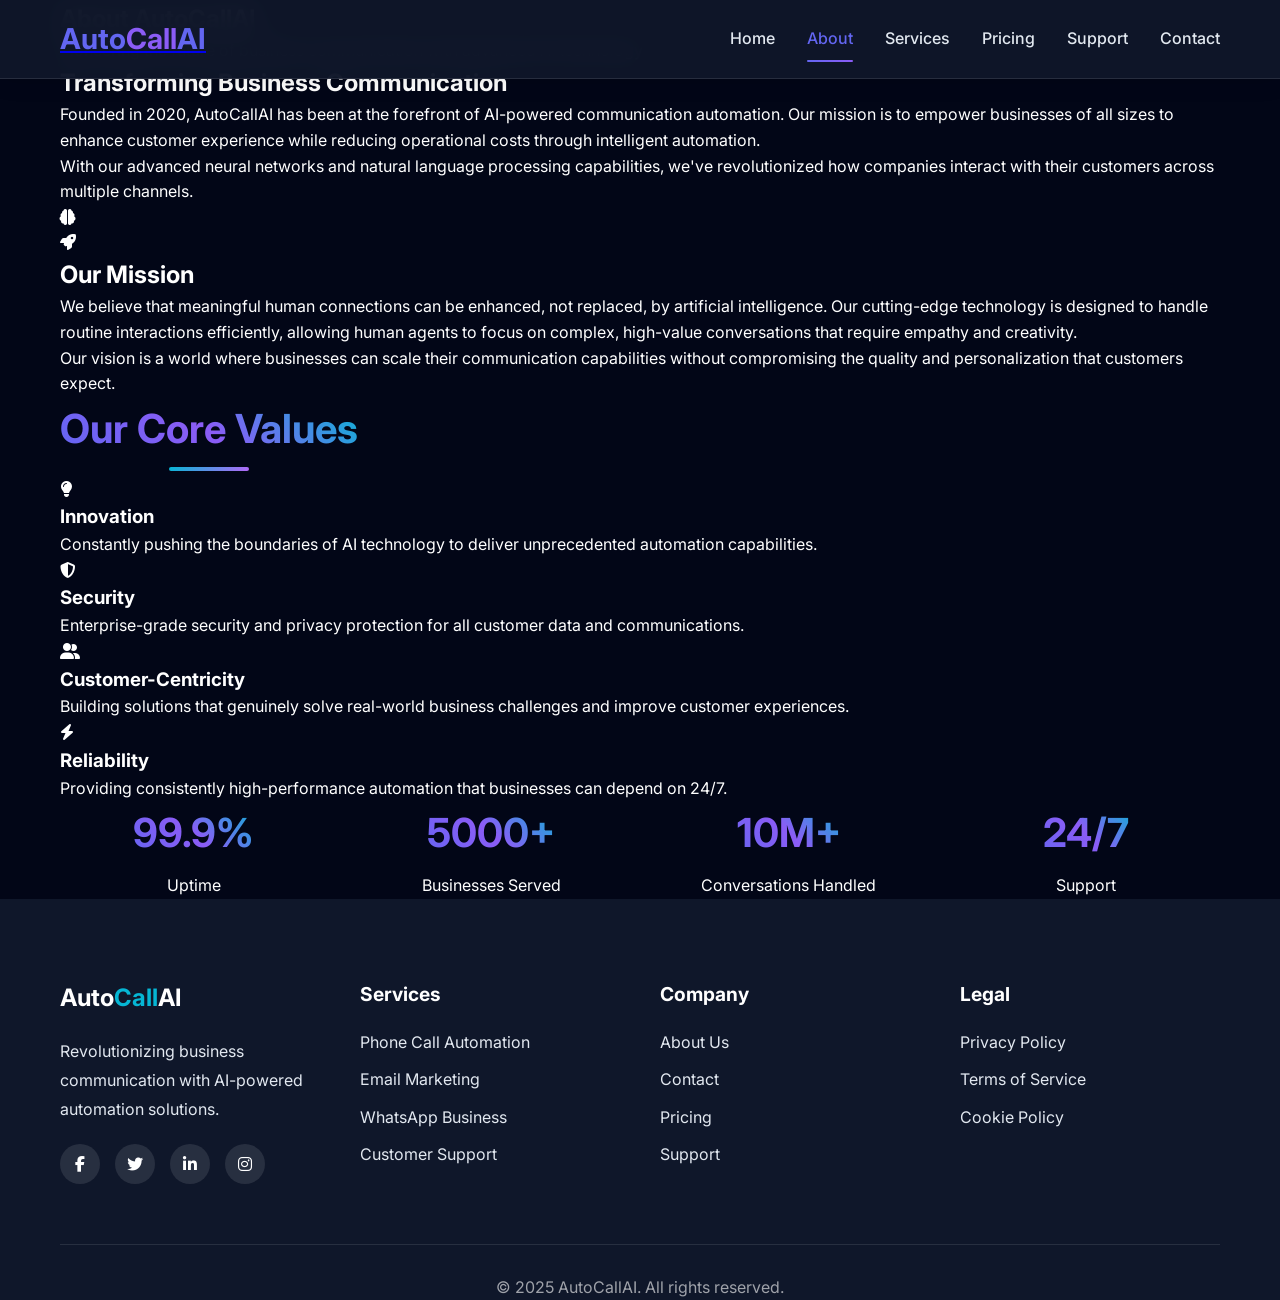
<file: about.html>
<!DOCTYPE html>
<html lang="en">
<head>
    <meta charset="UTF-8">
    <meta name="viewport" content="width=device-width, initial-scale=1.0">
    <title>About Us - AutoCall AI</title>
    <link rel="stylesheet" href="css/style.css">
    <link rel="stylesheet" href="https://cdnjs.cloudflare.com/ajax/libs/font-awesome/6.4.0/css/all.min.css">
    <link href="https://fonts.googleapis.com/css2?family=Inter:wght@300;400;500;600;700&display=swap" rel="stylesheet">
</head>
<body>
    <header class="header">
        <nav class="navbar">
            <div class="nav-container">
                <div class="nav-logo">
                    <a href="index.html"><h2>Auto<span>Call</span>AI</h2></a>
                </div>
                <div class="nav-menu" id="nav-menu">
                    <a href="index.html" class="nav-link">Home</a>
                    <a href="about.html" class="nav-link active">About</a>
                    <a href="services.html" class="nav-link">Services</a>
                    <a href="pricing.html" class="nav-link">Pricing</a>
                    <a href="support.html" class="nav-link">Support</a>
                    <a href="contact.html" class="nav-link">Contact</a>
                </div>
                <div class="nav-toggle" id="mobile-menu">
                    <span class="bar"></span>
                    <span class="bar"></span>
                    <span class="bar"></span>
                </div>
            </div>
        </nav>
    </header>

    <main>
        <section class="about-hero">
            <div class="container">
                <h1 class="page-title">About AutoCallAI</h1>
                <p class="page-subtitle">Pioneering the future of business communication with advanced AI technology</p>
            </div>
        </section>

        <section class="about-intro">
            <div class="container">
                <div class="intro-content">
                    <div class="intro-text">
                        <h2>Transforming Business Communication</h2>
                        <p>Founded in 2020, AutoCallAI has been at the forefront of AI-powered communication automation. Our mission is to empower businesses of all sizes to enhance customer experience while reducing operational costs through intelligent automation.</p>
                        <p>With our advanced neural networks and natural language processing capabilities, we've revolutionized how companies interact with their customers across multiple channels.</p>
                    </div>
                    <div class="intro-image">
                        <div class="tech-visual">
                            <i class="fas fa-brain"></i>
                        </div>
                    </div>
                </div>
            </div>
        </section>

        <section class="about-mission">
            <div class="container">
                <div class="mission-content">
                    <div class="mission-image">
                        <div class="mission-visual">
                            <i class="fas fa-rocket"></i>
                        </div>
                    </div>
                    <div class="mission-text">
                        <h2>Our Mission</h2>
                        <p>We believe that meaningful human connections can be enhanced, not replaced, by artificial intelligence. Our cutting-edge technology is designed to handle routine interactions efficiently, allowing human agents to focus on complex, high-value conversations that require empathy and creativity.</p>
                        <p>Our vision is a world where businesses can scale their communication capabilities without compromising the quality and personalization that customers expect.</p>
                    </div>
                </div>
            </div>
        </section>

        <section class="about-values">
            <div class="container">
                <h2 class="section-title">Our Core Values</h2>
                
                <div class="values-grid">
                    <div class="value-card">
                        <div class="value-icon">
                            <i class="fas fa-lightbulb"></i>
                        </div>
                        <h3>Innovation</h3>
                        <p>Constantly pushing the boundaries of AI technology to deliver unprecedented automation capabilities.</p>
                    </div>
                    
                    <div class="value-card">
                        <div class="value-icon">
                            <i class="fas fa-shield-alt"></i>
                        </div>
                        <h3>Security</h3>
                        <p>Enterprise-grade security and privacy protection for all customer data and communications.</p>
                    </div>
                    
                    <div class="value-card">
                        <div class="value-icon">
                            <i class="fas fa-user-friends"></i>
                        </div>
                        <h3>Customer-Centricity</h3>
                        <p>Building solutions that genuinely solve real-world business challenges and improve customer experiences.</p>
                    </div>
                    
                    <div class="value-card">
                        <div class="value-icon">
                            <i class="fas fa-bolt"></i>
                        </div>
                        <h3>Reliability</h3>
                        <p>Providing consistently high-performance automation that businesses can depend on 24/7.</p>
                    </div>
                </div>
            </div>
        </section>

        <section class="about-stats">
            <div class="container">
                <div class="stats-grid">
                    <div class="stat-item">
                        <h3 class="stat-number">99.9%</h3>
                        <p>Uptime</p>
                    </div>
                    <div class="stat-item">
                        <h3 class="stat-number">5000+</h3>
                        <p>Businesses Served</p>
                    </div>
                    <div class="stat-item">
                        <h3 class="stat-number">10M+</h3>
                        <p>Conversations Handled</p>
                    </div>
                    <div class="stat-item">
                        <h3 class="stat-number">24/7</h3>
                        <p>Support</p>
                    </div>
                </div>
            </div>
        </section>
    </main>

    <footer class="footer">
        <div class="container">
            <div class="footer-grid">
                <div class="footer-col">
                    <h3>Auto<span>Call</span>AI</h3>
                    <p>Revolutionizing business communication with AI-powered automation solutions.</p>
                    <div class="social-links">
                        <a href="#"><i class="fab fa-facebook-f"></i></a>
                        <a href="#"><i class="fab fa-twitter"></i></a>
                        <a href="#"><i class="fab fa-linkedin-in"></i></a>
                        <a href="#"><i class="fab fa-instagram"></i></a>
                    </div>
                </div>
                
                <div class="footer-col">
                    <h4>Services</h4>
                    <ul>
                        <li><a href="services.html#phone">Phone Call Automation</a></li>
                        <li><a href="services.html#email">Email Marketing</a></li>
                        <li><a href="services.html#whatsapp">WhatsApp Business</a></li>
                        <li><a href="services.html#support">Customer Support</a></li>
                    </ul>
                </div>
                
                <div class="footer-col">
                    <h4>Company</h4>
                    <ul>
                        <li><a href="about.html">About Us</a></li>
                        <li><a href="contact.html">Contact</a></li>
                        <li><a href="pricing.html">Pricing</a></li>
                        <li><a href="support.html">Support</a></li>
                    </ul>
                </div>
                
                <div class="footer-col">
                    <h4>Legal</h4>
                    <ul>
                        <li><a href="privacy.html">Privacy Policy</a></li>
                        <li><a href="terms.html">Terms of Service</a></li>
                        <li><a href="cookies.html">Cookie Policy</a></li>
                    </ul>
                </div>
            </div>
            
            <div class="footer-bottom">
                <p>&copy; 2025 AutoCallAI. All rights reserved.</p>
            </div>
        </div>
    </footer>

    <script src="js/main.js"></script>
</body>
</html>
</file>
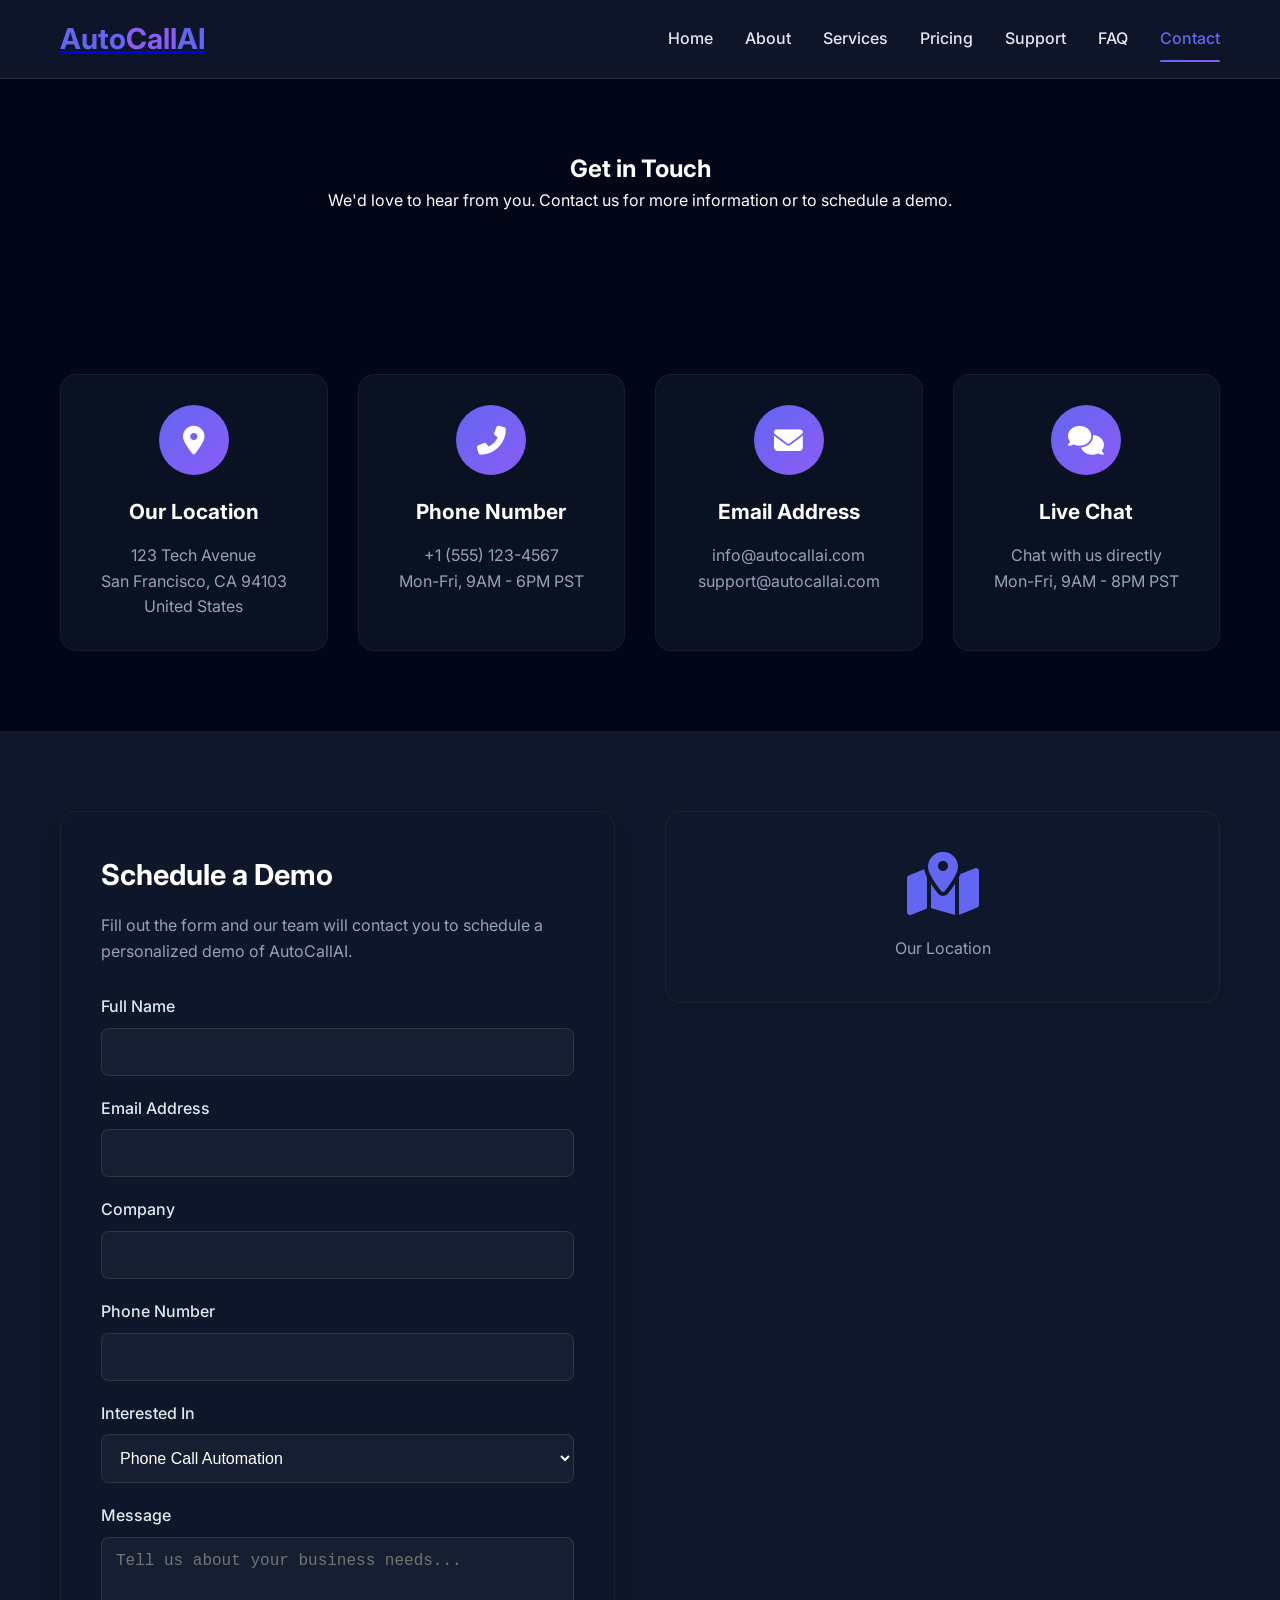
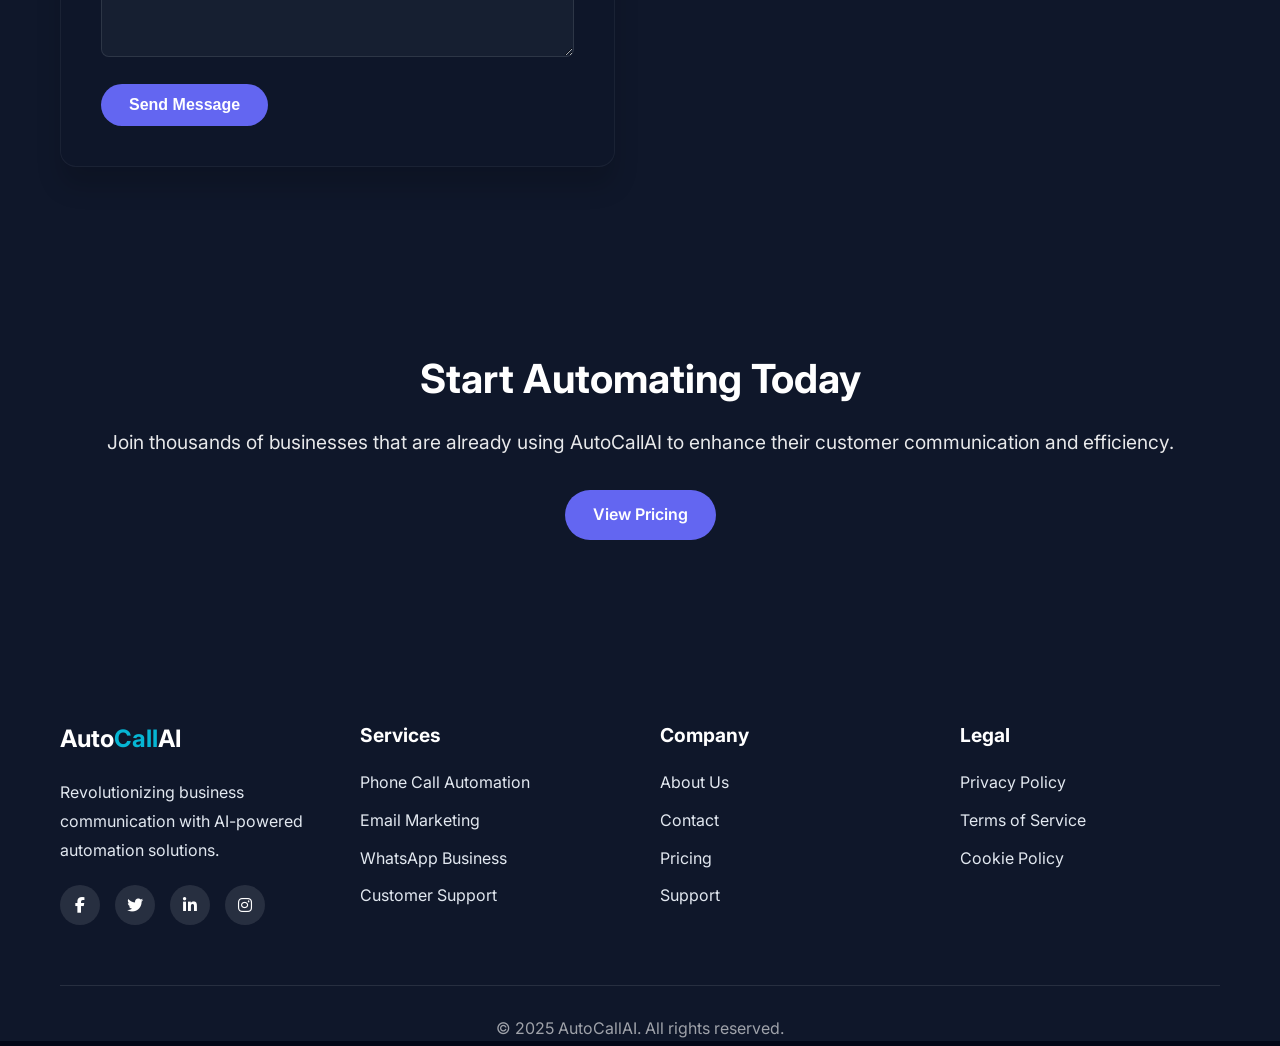
<file: contact.html>
<!DOCTYPE html>
<html lang="en">
<head>
    <meta charset="UTF-8">
    <meta name="viewport" content="width=device-width, initial-scale=1.0">
    <title>Contact - AutoCall AI</title>
    <link rel="stylesheet" href="css/style.css">
    <link rel="stylesheet" href="https://cdnjs.cloudflare.com/ajax/libs/font-awesome/6.4.0/css/all.min.css">
    <link href="https://fonts.googleapis.com/css2?family=Inter:wght@300;400;500;600;700&display=swap" rel="stylesheet">
</head>
<body>
    <header class="header">
        <nav class="navbar">
            <div class="nav-container">
                <div class="nav-logo">
                    <a href="index.html"><h2>Auto<span>Call</span>AI</h2></a>
                </div>
                <div class="nav-menu" id="nav-menu">
                    <a href="index.html" class="nav-link">Home</a>
                    <a href="about.html" class="nav-link">About</a>
                    <a href="services.html" class="nav-link">Services</a>
                    <a href="pricing.html" class="nav-link">Pricing</a>
                    <a href="support.html" class="nav-link">Support</a>
                    <a href="faq.html" class="nav-link">FAQ</a>
                    <a href="contact.html" class="nav-link active">Contact</a>
                </div>
                <div class="nav-toggle" id="mobile-menu">
                    <span class="bar"></span>
                    <span class="bar"></span>
                    <span class="bar"></span>
                </div>
            </div>
        </nav>
    </header>

    <main>
        <section class="contact-hero">
            <div class="container">
                <h1 class="page-title">Get in Touch</h1>
                <p class="page-subtitle">We'd love to hear from you. Contact us for more information or to schedule a demo.</p>
            </div>
        </section>

        <section class="contact-info">
            <div class="container">
                <div class="contact-grid">
                    <div class="contact-card">
                        <div class="contact-icon">
                            <i class="fas fa-map-marker-alt"></i>
                        </div>
                        <h3>Our Location</h3>
                        <p>123 Tech Avenue<br>San Francisco, CA 94103<br>United States</p>
                    </div>
                    
                    <div class="contact-card">
                        <div class="contact-icon">
                            <i class="fas fa-phone-alt"></i>
                        </div>
                        <h3>Phone Number</h3>
                        <p>+1 (555) 123-4567<br>Mon-Fri, 9AM - 6PM PST</p>
                    </div>
                    
                    <div class="contact-card">
                        <div class="contact-icon">
                            <i class="fas fa-envelope"></i>
                        </div>
                        <h3>Email Address</h3>
                        <p>info@autocallai.com<br>support@autocallai.com</p>
                    </div>
                    
                    <div class="contact-card">
                        <div class="contact-icon">
                            <i class="fas fa-comments"></i>
                        </div>
                        <h3>Live Chat</h3>
                        <p>Chat with us directly<br>Mon-Fri, 9AM - 8PM PST</p>
                    </div>
                </div>
            </div>
        </section>

        <section class="contact-form-section">
            <div class="container">
                <div class="form-wrapper">
                    <div class="form-content">
                        <h2>Schedule a Demo</h2>
                        <p>Fill out the form and our team will contact you to schedule a personalized demo of AutoCallAI.</p>
                        
                        <form class="contact-form" id="contactForm">
                            <div class="form-group">
                                <label for="name">Full Name</label>
                                <input type="text" id="name" name="name" required>
                            </div>
                            
                            <div class="form-group">
                                <label for="email">Email Address</label>
                                <input type="email" id="email" name="email" required>
                            </div>
                            
                            <div class="form-group">
                                <label for="company">Company</label>
                                <input type="text" id="company" name="company">
                            </div>
                            
                            <div class="form-group">
                                <label for="phone">Phone Number</label>
                                <input type="tel" id="phone" name="phone">
                            </div>
                            
                            <div class="form-group">
                                <label for="interest">Interested In</label>
                                <select id="interest" name="interest">
                                    <option value="phone">Phone Call Automation</option>
                                    <option value="email">Email Automation</option>
                                    <option value="whatsapp">WhatsApp Integration</option>
                                    <option value="all">All Services</option>
                                    <option value="other">Other</option>
                                </select>
                            </div>
                            
                            <div class="form-group">
                                <label for="message">Message</label>
                                <textarea id="message" name="message" rows="5" placeholder="Tell us about your business needs..."></textarea>
                            </div>
                            
                            <button type="submit" class="btn btn-primary">Send Message</button>
                        </form>
                    </div>
                    
                    <div class="map-container">
                        <div class="map-placeholder">
                            <i class="fas fa-map-marked-alt"></i>
                            <p>Our Location</p>
                        </div>
                    </div>
                </div>
            </div>
        </section>

        <section class="contact-cta">
            <div class="container">
                <h2>Start Automating Today</h2>
                <p>Join thousands of businesses that are already using AutoCallAI to enhance their customer communication and efficiency.</p>
                <a href="pricing.html" class="btn btn-primary">View Pricing</a>
            </div>
        </section>
    </main>

    <footer class="footer">
        <div class="container">
            <div class="footer-grid">
                <div class="footer-col">
                    <h3>Auto<span>Call</span>AI</h3>
                    <p>Revolutionizing business communication with AI-powered automation solutions.</p>
                    <div class="social-links">
                        <a href="#"><i class="fab fa-facebook-f"></i></a>
                        <a href="#"><i class="fab fa-twitter"></i></a>
                        <a href="#"><i class="fab fa-linkedin-in"></i></a>
                        <a href="#"><i class="fab fa-instagram"></i></a>
                    </div>
                </div>
                
                <div class="footer-col">
                    <h4>Services</h4>
                    <ul>
                        <li><a href="#">Phone Call Automation</a></li>
                        <li><a href="#">Email Marketing</a></li>
                        <li><a href="#">WhatsApp Business</a></li>
                        <li><a href="#">Customer Support</a></li>
                    </ul>
                </div>
                
                <div class="footer-col">
                    <h4>Company</h4>
                    <ul>
                        <li><a href="about.html">About Us</a></li>
                        <li><a href="contact.html">Contact</a></li>
                        <li><a href="pricing.html">Pricing</a></li>
                        <li><a href="support.html">Support</a></li>
                    </ul>
                </div>
                
                <div class="footer-col">
                    <h4>Legal</h4>
                    <ul>
                        <li><a href="privacy.html">Privacy Policy</a></li>
                        <li><a href="terms.html">Terms of Service</a></li>
                        <li><a href="cookies.html">Cookie Policy</a></li>
                    </ul>
                </div>
            </div>

            <div class="footer-bottom">
                <p>&copy; 2025 AutoCallAI. All rights reserved.</p>
            </div>
        </div>
    </footer>

    <script src="js/main.js"></script>
    <script src="js/contact.js"></script>
</body>
</html>
</file>
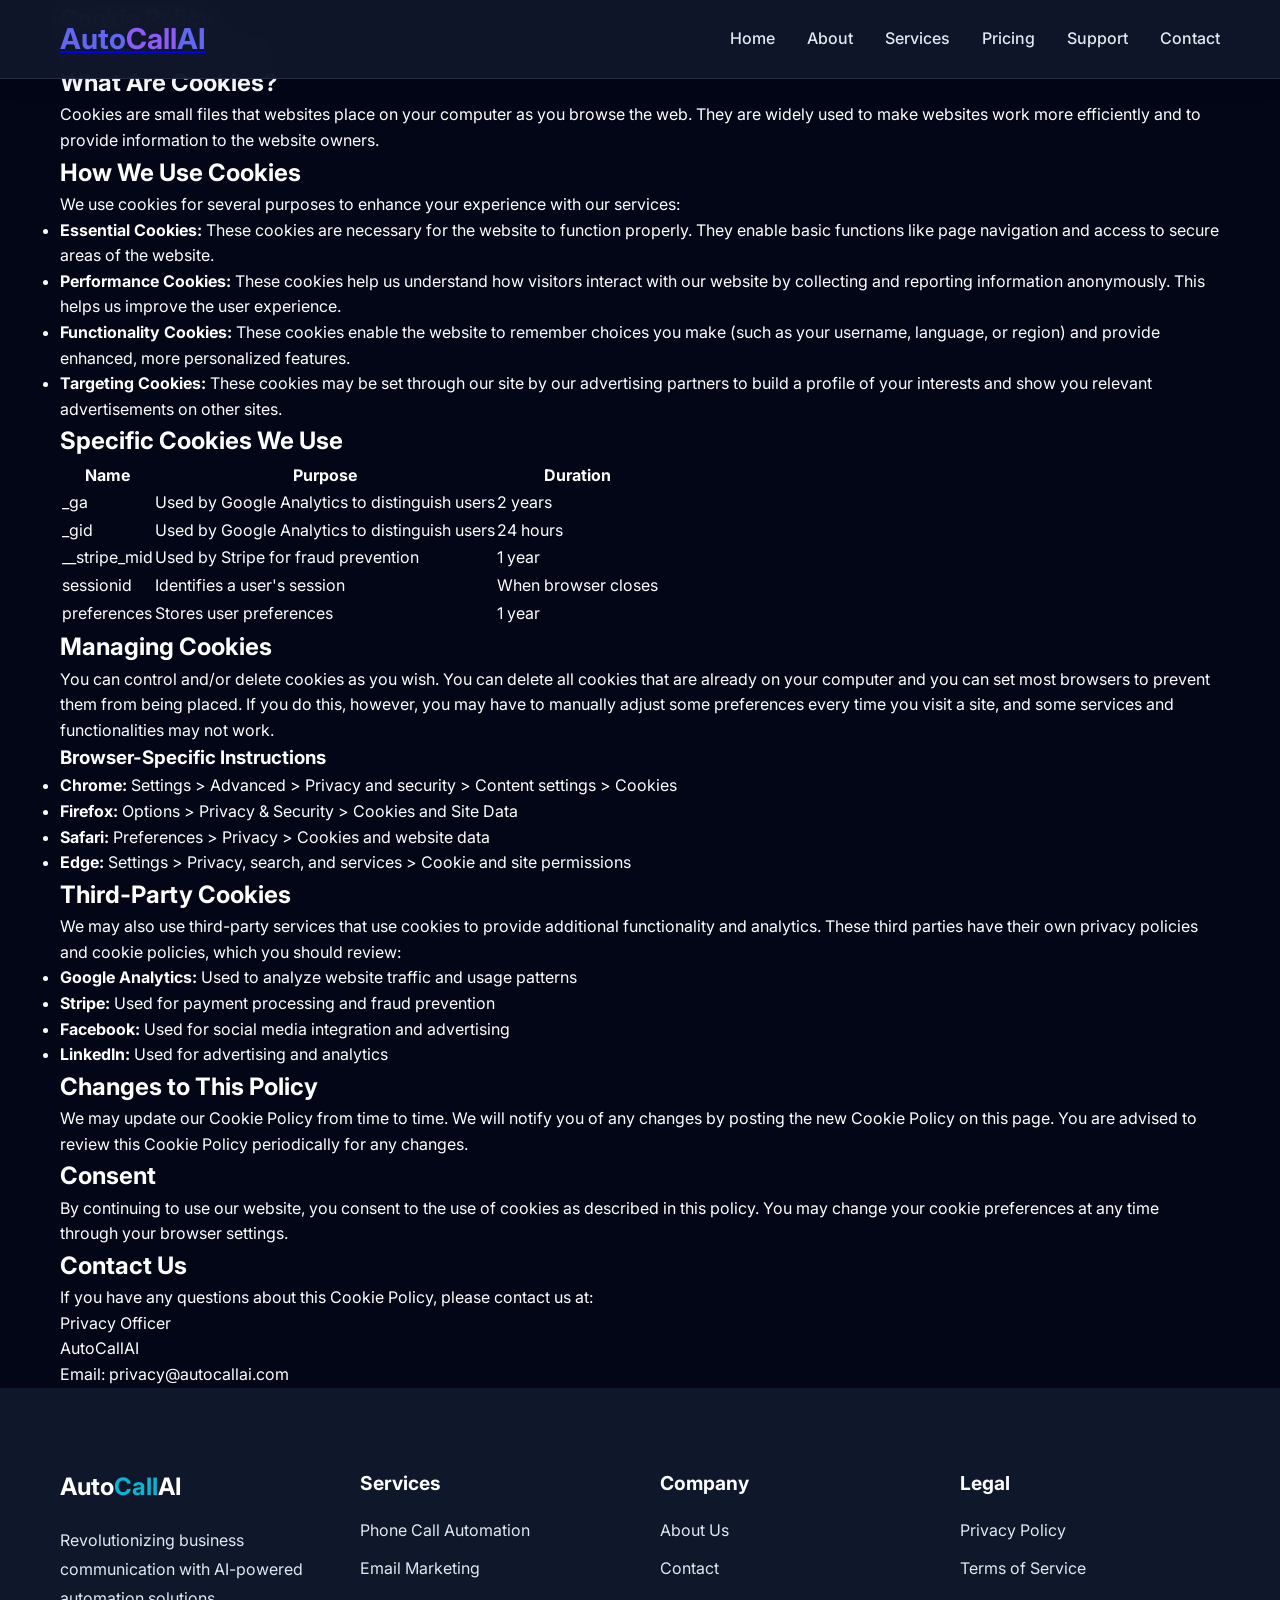
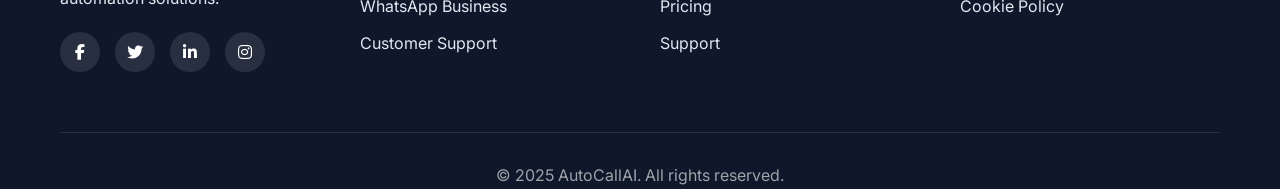
<file: cookies.html>
<!DOCTYPE html>
<html lang="en">
<head>
    <meta charset="UTF-8">
    <meta name="viewport" content="width=device-width, initial-scale=1.0">
    <title>Cookie Policy - AutoCall AI</title>
    <link rel="stylesheet" href="css/style.css">
    <link rel="stylesheet" href="https://cdnjs.cloudflare.com/ajax/libs/font-awesome/6.4.0/css/all.min.css">
    <link href="https://fonts.googleapis.com/css2?family=Inter:wght@300;400;500;600;700&display=swap" rel="stylesheet">
</head>
<body>
    <header class="header">
        <nav class="navbar">
            <div class="nav-container">
                <div class="nav-logo">
                    <a href="index.html"><h2>Auto<span>Call</span>AI</h2></a>
                </div>
                <div class="nav-menu" id="nav-menu">
                    <a href="index.html" class="nav-link">Home</a>
                    <a href="about.html" class="nav-link">About</a>
                    <a href="services.html" class="nav-link">Services</a>
                    <a href="pricing.html" class="nav-link">Pricing</a>
                    <a href="support.html" class="nav-link">Support</a>
                    <a href="contact.html" class="nav-link">Contact</a>
                </div>
                <div class="nav-toggle" id="mobile-menu">
                    <span class="bar"></span>
                    <span class="bar"></span>
                    <span class="bar"></span>
                </div>
            </div>
        </nav>
    </header>

    <main>
        <section class="legal-hero">
            <div class="container">
                <h1 class="page-title">Cookie Policy</h1>
                <p class="page-subtitle">Last Updated: January 2025</p>
            </div>
        </section>

        <section class="legal-content">
            <div class="container">
                <div class="content-section">
                    <h2>What Are Cookies?</h2>
                    <p>Cookies are small files that websites place on your computer as you browse the web. They are widely used to make websites work more efficiently and to provide information to the website owners.</p>
                    
                    <h2>How We Use Cookies</h2>
                    <p>We use cookies for several purposes to enhance your experience with our services:</p>
                    
                    <ul class="policy-list">
                        <li><strong>Essential Cookies:</strong> These cookies are necessary for the website to function properly. They enable basic functions like page navigation and access to secure areas of the website.</li>
                        <li><strong>Performance Cookies:</strong> These cookies help us understand how visitors interact with our website by collecting and reporting information anonymously. This helps us improve the user experience.</li>
                        <li><strong>Functionality Cookies:</strong> These cookies enable the website to remember choices you make (such as your username, language, or region) and provide enhanced, more personalized features.</li>
                        <li><strong>Targeting Cookies:</strong> These cookies may be set through our site by our advertising partners to build a profile of your interests and show you relevant advertisements on other sites.</li>
                    </ul>
                    
                    <h2>Specific Cookies We Use</h2>
                    
                    <div class="cookie-table">
                        <table>
                            <thead>
                                <tr>
                                    <th>Name</th>
                                    <th>Purpose</th>
                                    <th>Duration</th>
                                </tr>
                            </thead>
                            <tbody>
                                <tr>
                                    <td>_ga</td>
                                    <td>Used by Google Analytics to distinguish users</td>
                                    <td>2 years</td>
                                </tr>
                                <tr>
                                    <td>_gid</td>
                                    <td>Used by Google Analytics to distinguish users</td>
                                    <td>24 hours</td>
                                </tr>
                                <tr>
                                    <td>__stripe_mid</td>
                                    <td>Used by Stripe for fraud prevention</td>
                                    <td>1 year</td>
                                </tr>
                                <tr>
                                    <td>sessionid</td>
                                    <td>Identifies a user's session</td>
                                    <td>When browser closes</td>
                                </tr>
                                <tr>
                                    <td>preferences</td>
                                    <td>Stores user preferences</td>
                                    <td>1 year</td>
                                </tr>
                            </tbody>
                        </table>
                    </div>
                    
                    <h2>Managing Cookies</h2>
                    <p>You can control and/or delete cookies as you wish. You can delete all cookies that are already on your computer and you can set most browsers to prevent them from being placed. If you do this, however, you may have to manually adjust some preferences every time you visit a site, and some services and functionalities may not work.</p>
                    
                    <h3>Browser-Specific Instructions</h3>
                    <ul class="policy-list">
                        <li><strong>Chrome:</strong> Settings > Advanced > Privacy and security > Content settings > Cookies</li>
                        <li><strong>Firefox:</strong> Options > Privacy & Security > Cookies and Site Data</li>
                        <li><strong>Safari:</strong> Preferences > Privacy > Cookies and website data</li>
                        <li><strong>Edge:</strong> Settings > Privacy, search, and services > Cookie and site permissions</li>
                    </ul>
                    
                    <h2>Third-Party Cookies</h2>
                    <p>We may also use third-party services that use cookies to provide additional functionality and analytics. These third parties have their own privacy policies and cookie policies, which you should review:</p>
                    
                    <ul class="policy-list">
                        <li><strong>Google Analytics:</strong> Used to analyze website traffic and usage patterns</li>
                        <li><strong>Stripe:</strong> Used for payment processing and fraud prevention</li>
                        <li><strong>Facebook:</strong> Used for social media integration and advertising</li>
                        <li><strong>LinkedIn:</strong> Used for advertising and analytics</li>
                    </ul>
                    
                    <h2>Changes to This Policy</h2>
                    <p>We may update our Cookie Policy from time to time. We will notify you of any changes by posting the new Cookie Policy on this page. You are advised to review this Cookie Policy periodically for any changes.</p>
                    
                    <h2>Consent</h2>
                    <p>By continuing to use our website, you consent to the use of cookies as described in this policy. You may change your cookie preferences at any time through your browser settings.</p>
                    
                    <h2>Contact Us</h2>
                    <p>If you have any questions about this Cookie Policy, please contact us at:</p>
                    <p>Privacy Officer<br>
                    AutoCallAI<br>
                    Email: privacy@autocallai.com</p>
                </div>
            </div>
        </section>
    </main>

    <footer class="footer">
        <div class="container">
            <div class="footer-grid">
                <div class="footer-col">
                    <h3>Auto<span>Call</span>AI</h3>
                    <p>Revolutionizing business communication with AI-powered automation solutions.</p>
                    <div class="social-links">
                        <a href="#"><i class="fab fa-facebook-f"></i></a>
                        <a href="#"><i class="fab fa-twitter"></i></a>
                        <a href="#"><i class="fab fa-linkedin-in"></i></a>
                        <a href="#"><i class="fab fa-instagram"></i></a>
                    </div>
                </div>
                
                <div class="footer-col">
                    <h4>Services</h4>
                    <ul>
                        <li><a href="services.html#phone">Phone Call Automation</a></li>
                        <li><a href="services.html#email">Email Marketing</a></li>
                        <li><a href="services.html#whatsapp">WhatsApp Business</a></li>
                        <li><a href="services.html#support">Customer Support</a></li>
                    </ul>
                </div>
                
                <div class="footer-col">
                    <h4>Company</h4>
                    <ul>
                        <li><a href="about.html">About Us</a></li>
                        <li><a href="contact.html">Contact</a></li>
                        <li><a href="pricing.html">Pricing</a></li>
                        <li><a href="support.html">Support</a></li>
                    </ul>
                </div>
                
                <div class="footer-col">
                    <h4>Legal</h4>
                    <ul>
                        <li><a href="privacy.html">Privacy Policy</a></li>
                        <li><a href="terms.html">Terms of Service</a></li>
                        <li><a href="cookies.html">Cookie Policy</a></li>
                    </ul>
                </div>
            </div>
            
            <div class="footer-bottom">
                <p>&copy; 2025 AutoCallAI. All rights reserved.</p>
            </div>
        </div>
    </footer>

    <script src="js/main.js"></script>
</body>
</html>
</file>
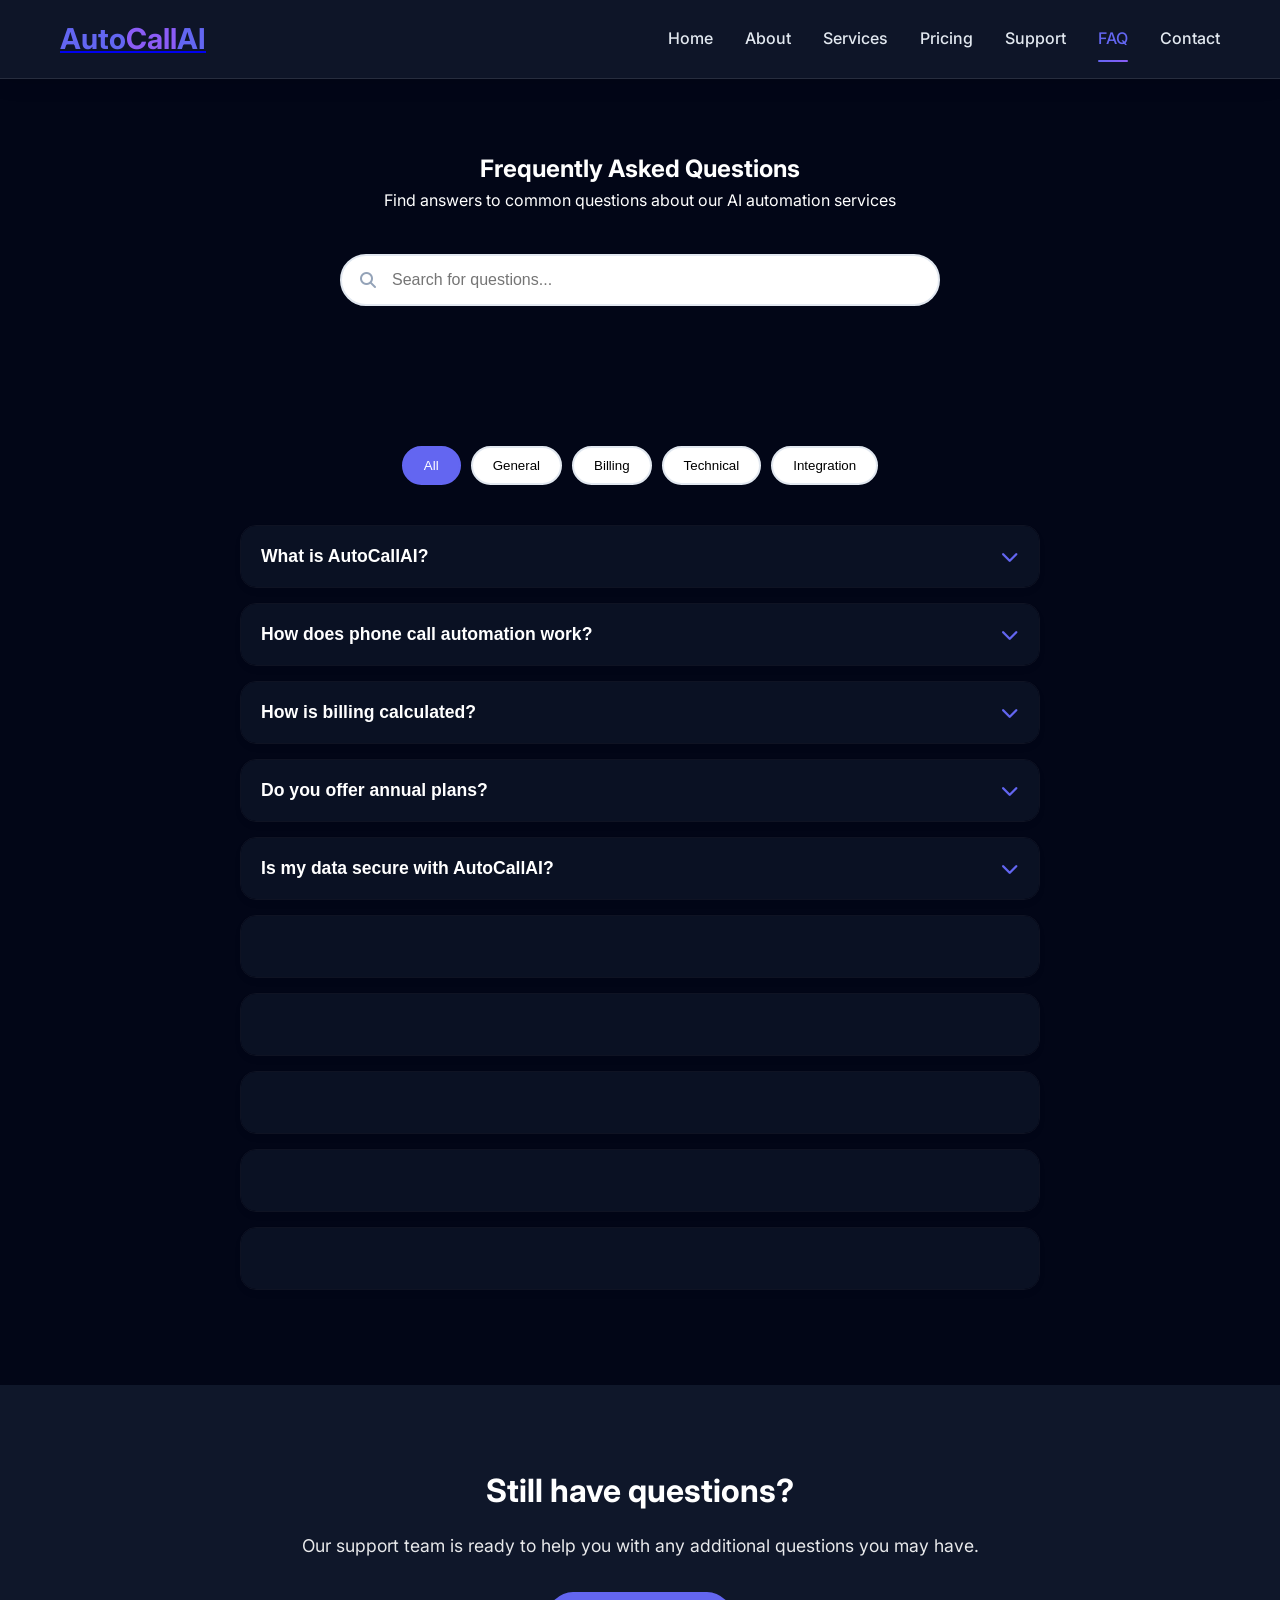
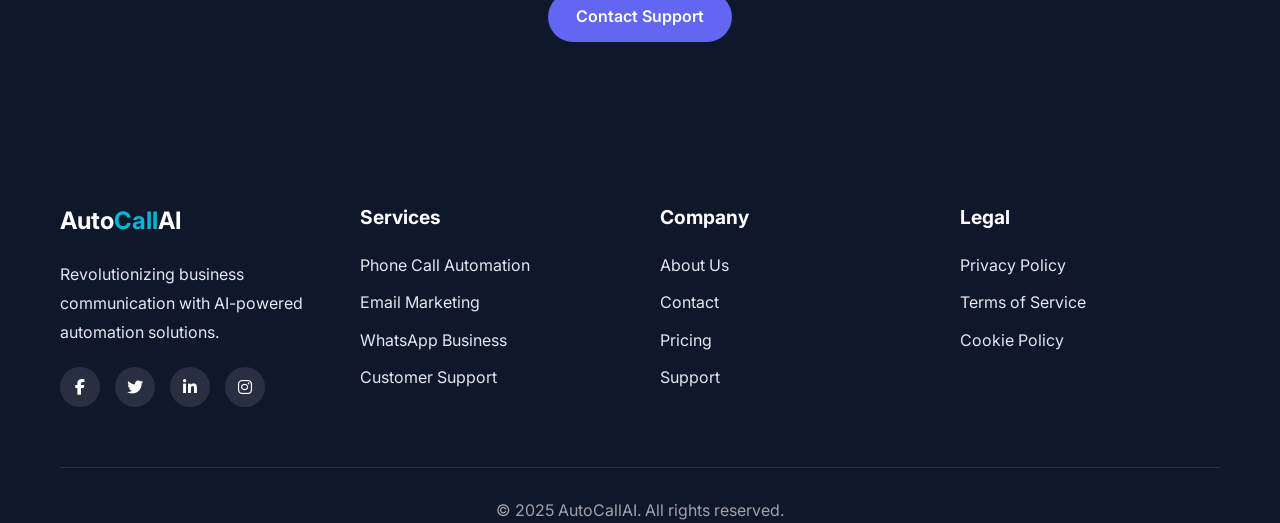
<file: faq.html>
<!DOCTYPE html>
<html lang="en">
<head>
    <meta charset="UTF-8">
    <meta name="viewport" content="width=device-width, initial-scale=1.0">
    <title>FAQ - AutoCall AI</title>
    <link rel="stylesheet" href="css/style.css">
    <link rel="stylesheet" href="https://cdnjs.cloudflare.com/ajax/libs/font-awesome/6.4.0/css/all.min.css">
    <link href="https://fonts.googleapis.com/css2?family=Inter:wght@300;400;500;600;700&display=swap" rel="stylesheet">
</head>
<body>
    <header class="header">
        <nav class="navbar">
            <div class="nav-container">
                <div class="nav-logo">
                    <a href="index.html"><h2>Auto<span>Call</span>AI</h2></a>
                </div>
                <div class="nav-menu" id="nav-menu">
                    <a href="index.html" class="nav-link">Home</a>
                    <a href="about.html" class="nav-link">About</a>
                    <a href="services.html" class="nav-link">Services</a>
                    <a href="pricing.html" class="nav-link">Pricing</a>
                    <a href="support.html" class="nav-link">Support</a>
                    <a href="faq.html" class="nav-link active">FAQ</a>
                    <a href="contact.html" class="nav-link">Contact</a>
                </div>
                <div class="nav-toggle" id="mobile-menu">
                    <span class="bar"></span>
                    <span class="bar"></span>
                    <span class="bar"></span>
                </div>
            </div>
        </nav>
    </header>

    <main>
        <section class="faq-hero">
            <div class="container">
                <h1 class="page-title">Frequently Asked Questions</h1>
                <p class="page-subtitle">Find answers to common questions about our AI automation services</p>
                
                <div class="search-container">
                    <input type="text" id="faq-search" placeholder="Search for questions...">
                    <i class="fas fa-search"></i>
                </div>
            </div>
        </section>

        <section class="faq-section">
            <div class="container">
                <div class="faq-categories">
                    <button class="category-btn active" data-category="all">All</button>
                    <button class="category-btn" data-category="general">General</button>
                    <button class="category-btn" data-category="billing">Billing</button>
                    <button class="category-btn" data-category="technical">Technical</button>
                    <button class="category-btn" data-category="integration">Integration</button>
                </div>

                <div class="faq-accordion">
                    <div class="faq-item" data-category="general">
                        <button class="faq-question">
                            <span>What is AutoCallAI?</span>
                            <i class="fas fa-chevron-down"></i>
                        </button>
                        <div class="faq-answer">
                            <p>AutoCallAI is an AI-powered automation platform that helps businesses automate phone calls, emails, and WhatsApp messages. Our advanced AI technology handles customer interactions, follow-ups, appointments, and support inquiries efficiently.</p>
                        </div>
                    </div>

                    <div class="faq-item" data-category="general">
                        <button class="faq-question">
                            <span>How does phone call automation work?</span>
                            <i class="fas fa-chevron-down"></i>
                        </button>
                        <div class="faq-answer">
                            <p>Our AI phone system makes and receives calls using natural-sounding voices. It can handle appointments, follow-ups, surveys, and customer inquiries. The system understands context, responds appropriately, and can escalate to human agents when needed.</p>
                        </div>
                    </div>

                    <div class="faq-item" data-category="billing">
                        <button class="faq-question">
                            <span>How is billing calculated?</span>
                            <i class="fas fa-chevron-down"></i>
                        </button>
                        <div class="faq-answer">
                            <p>Billing is based on the number of AI interactions per month. Each initiated conversation or response counts as an interaction. Our plans range from 1,000 interactions for the starter plan to 20,000 for enterprise, with custom options available for higher volumes.</p>
                        </div>
                    </div>

                    <div class="faq-item" data-category="billing">
                        <button class="faq-question">
                            <span>Do you offer annual plans?</span>
                            <i class="fas fa-chevron-down"></i>
                        </button>
                        <div class="faq-answer">
                            <p>Yes, we offer annual plans with a 20% discount compared to monthly billing. Annual plans provide cost savings and ensure uninterrupted service throughout the year. Contact our sales team for enterprise annual plans.</p>
                        </div>
                    </div>

                    <div class="faq-item" data-category="technical">
                        <button class="faq-question">
                            <span>Is my data secure with AutoCallAI?</span>
                            <i class="fas fa-chevron-down"></i>
                        </button>
                        <div class="faq-answer">
                            <p>Security is our top priority. We use enterprise-grade encryption for data in transit and at rest. Our infrastructure is hosted on secure cloud platforms with SOC 2 Type II compliance. We also provide data residency options for specific regions.</p>
                        </div>
                    </div>

                    <div class="faq-item" data-category="technical">
                        <button class="faq-question">
                            <span>Can I customize the AI's responses?</span>
                            <i class="fas fa-chevron-down"></i>
                        </button>
                        <div class="faq-answer">
                            <p>Yes, our platform offers extensive customization options. You can train the AI with your specific scripts, responses, and conversation flows. Use our visual workflow editor to create complex decision trees and customize responses based on context and user inputs.</p>
                        </div>
                    </div>

                    <div class="faq-item" data-category="integration">
                        <button class="faq-question">
                            <span>What systems can AutoCallAI integrate with?</span>
                            <i class="fas fa-chevron-down"></i>
                        </button>
                        <div class="faq-answer">
                            <p>We offer integrations with popular CRM systems like Salesforce, HubSpot, and Zoho, as well as business tools like Zapier, Slack, and Google Workspace. Our API allows for custom integrations with your existing systems. Contact our support team for specific integration requirements.</p>
                        </div>
                    </div>

                    <div class="faq-item" data-category="integration">
                        <button class="faq-question">
                            <span>Can I try AutoCallAI before purchasing?</span>
                            <i class="fas fa-chevron-down"></i>
                        </button>
                        <div class="faq-answer">
                            <p>Yes, we offer a 14-day free trial that includes 100 AI interactions. This allows you to test our platform with your specific use cases. You can upgrade to a paid plan anytime during the trial. Enterprise accounts can request extended trials.</p>
                        </div>
                    </div>

                    <div class="faq-item" data-category="general">
                        <button class="faq-question">
                            <span>How long does setup take?</span>
                            <i class="fas fa-chevron-down"></i>
                        </button>
                        <div class="faq-answer">
                            <p>Basic setup can be completed in under 10 minutes for simple use cases. More complex implementations with custom integrations may take 1-3 days. Our team provides onboarding assistance to ensure a smooth setup process. Enterprise customers receive dedicated onboarding support.</p>
                        </div>
                    </div>

                    <div class="faq-item" data-category="technical">
                        <button class="faq-question">
                            <span>What languages does AutoCallAI support?</span>
                            <i class="fas fa-chevron-down"></i>
                        </button>
                        <div class="faq-answer">
                            <p>Our AI supports 15+ languages including English, Spanish, French, German, Portuguese, Chinese, Japanese, and more. We continue to add support for additional languages. Contact us if your required language isn't listed.</p>
                        </div>
                    </div>
                </div>
            </div>
        </section>

        <section class="need-more-help">
            <div class="container">
                <h2>Still have questions?</h2>
                <p>Our support team is ready to help you with any additional questions you may have.</p>
                <a href="contact.html" class="btn btn-primary">Contact Support</a>
            </div>
        </section>
    </main>

    <footer class="footer">
        <div class="container">
            <div class="footer-grid">
                <div class="footer-col">
                    <h3>Auto<span>Call</span>AI</h3>
                    <p>Revolutionizing business communication with AI-powered automation solutions.</p>
                    <div class="social-links">
                        <a href="#"><i class="fab fa-facebook-f"></i></a>
                        <a href="#"><i class="fab fa-twitter"></i></a>
                        <a href="#"><i class="fab fa-linkedin-in"></i></a>
                        <a href="#"><i class="fab fa-instagram"></i></a>
                    </div>
                </div>
                
                <div class="footer-col">
                    <h4>Services</h4>
                    <ul>
                        <li><a href="#">Phone Call Automation</a></li>
                        <li><a href="#">Email Marketing</a></li>
                        <li><a href="#">WhatsApp Business</a></li>
                        <li><a href="#">Customer Support</a></li>
                    </ul>
                </div>
                
                <div class="footer-col">
                    <h4>Company</h4>
                    <ul>
                        <li><a href="about.html">About Us</a></li>
                        <li><a href="contact.html">Contact</a></li>
                        <li><a href="pricing.html">Pricing</a></li>
                        <li><a href="support.html">Support</a></li>
                    </ul>
                </div>
                
                <div class="footer-col">
                    <h4>Legal</h4>
                    <ul>
                        <li><a href="privacy.html">Privacy Policy</a></li>
                        <li><a href="terms.html">Terms of Service</a></li>
                        <li><a href="cookies.html">Cookie Policy</a></li>
                    </ul>
                </div>
            </div>

            <div class="footer-bottom">
                <p>&copy; 2025 AutoCallAI. All rights reserved.</p>
            </div>
        </div>
    </footer>

    <script src="js/main.js"></script>
    <script src="js/faq.js"></script>
</body>
</html>
</file>
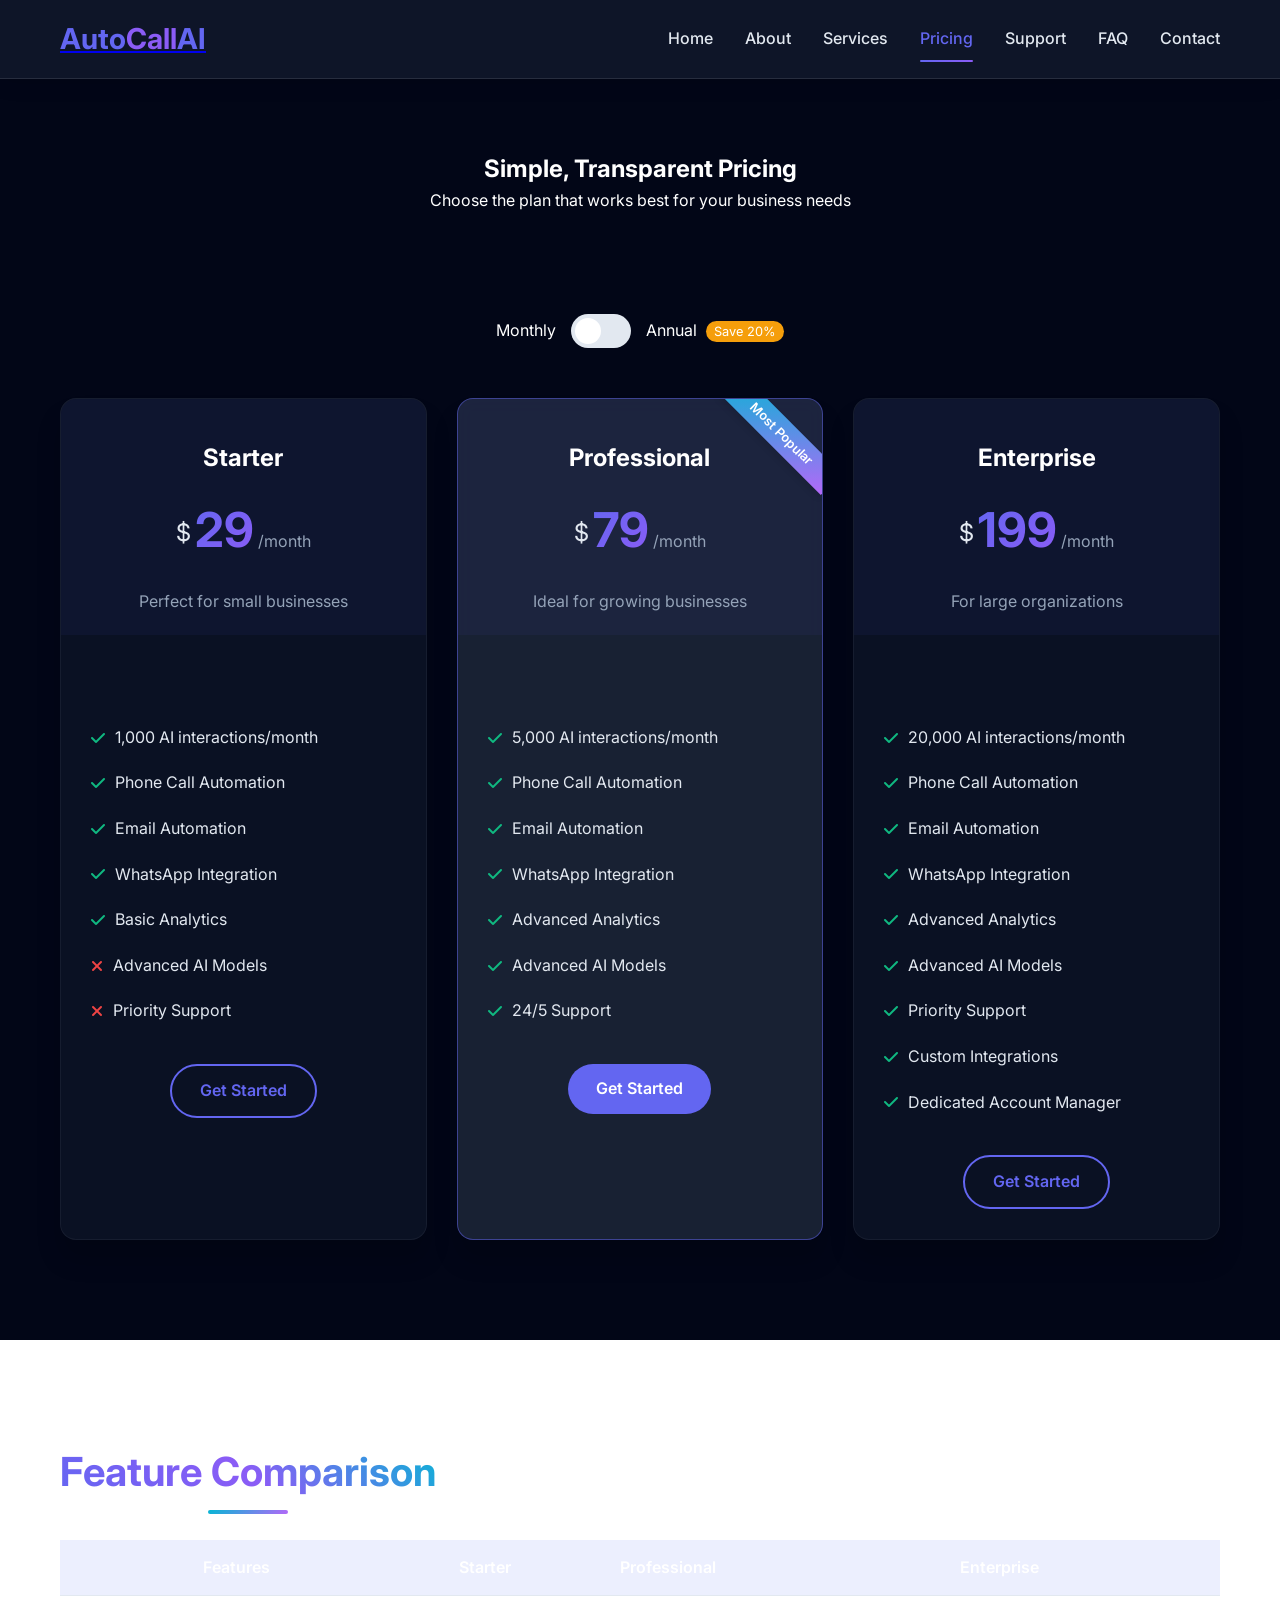
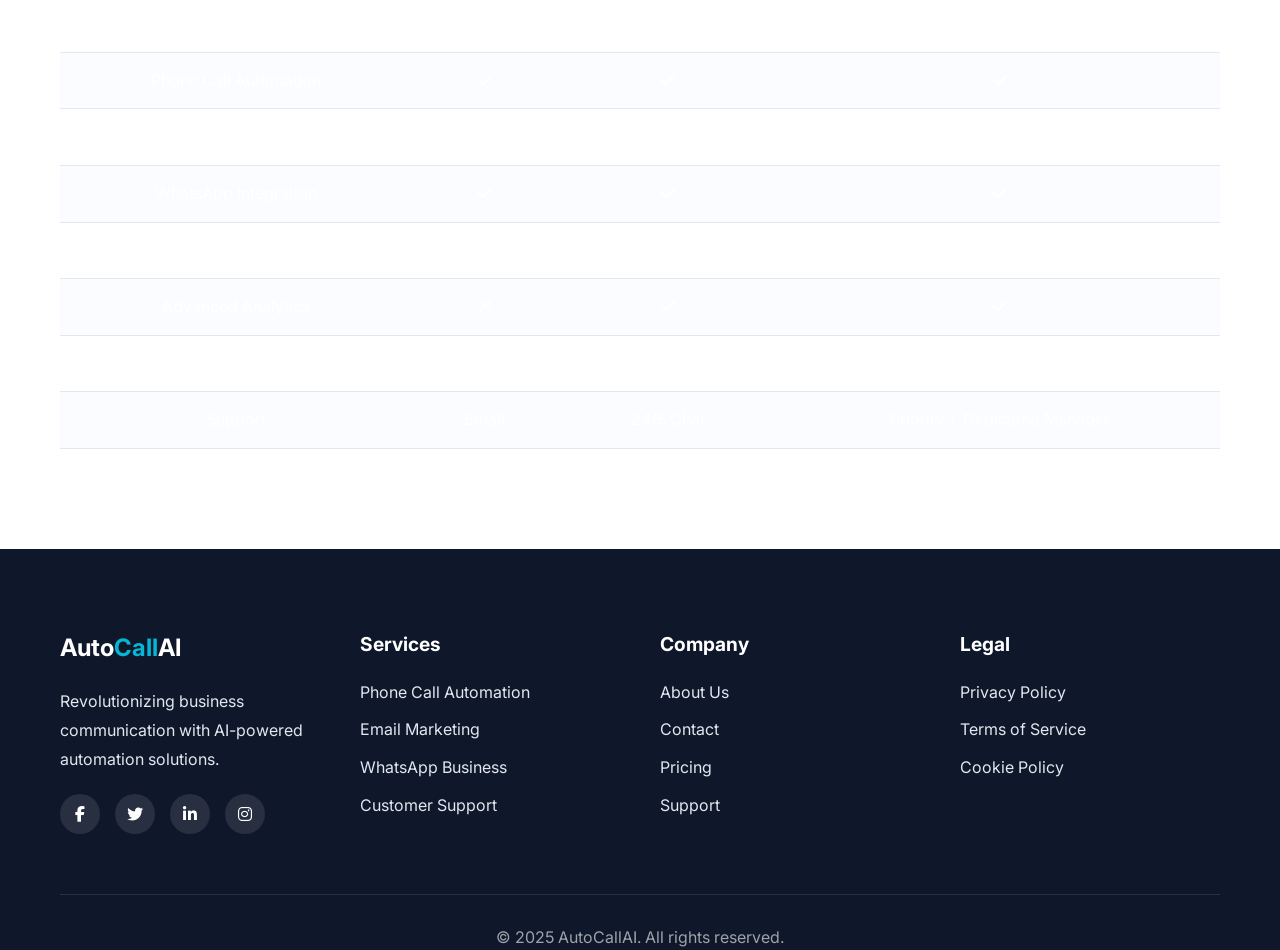
<file: pricing.html>
<!DOCTYPE html>
<html lang="en">
<head>
    <meta charset="UTF-8">
    <meta name="viewport" content="width=device-width, initial-scale=1.0">
    <title>Pricing - AutoCall AI</title>
    <link rel="stylesheet" href="css/style.css">
    <link rel="stylesheet" href="https://cdnjs.cloudflare.com/ajax/libs/font-awesome/6.4.0/css/all.min.css">
    <link href="https://fonts.googleapis.com/css2?family=Inter:wght@300;400;500;600;700&display=swap" rel="stylesheet">
</head>
<body>
    <header class="header">
        <nav class="navbar">
            <div class="nav-container">
                <div class="nav-logo">
                    <a href="index.html"><h2>Auto<span>Call</span>AI</h2></a>
                </div>
                <div class="nav-menu" id="nav-menu">
                    <a href="index.html" class="nav-link">Home</a>
                    <a href="about.html" class="nav-link">About</a>
                    <a href="services.html" class="nav-link">Services</a>
                    <a href="pricing.html" class="nav-link active">Pricing</a>
                    <a href="support.html" class="nav-link">Support</a>
                    <a href="faq.html" class="nav-link">FAQ</a>
                    <a href="contact.html" class="nav-link">Contact</a>
                </div>
                <div class="nav-toggle" id="mobile-menu">
                    <span class="bar"></span>
                    <span class="bar"></span>
                    <span class="bar"></span>
                </div>
            </div>
        </nav>
    </header>

    <main>
        <section class="pricing-hero">
            <div class="container">
                <h1 class="page-title">Simple, Transparent Pricing</h1>
                <p class="page-subtitle">Choose the plan that works best for your business needs</p>
            </div>
        </section>

        <section class="pricing-plans">
            <div class="container">
                <div class="pricing-toggle">
                    <span class="toggle-text">Monthly</span>
                    <label class="switch">
                        <input type="checkbox" id="billing-toggle">
                        <span class="slider round"></span>
                    </label>
                    <span class="toggle-text">Annual <span class="discount-badge">Save 20%</span></span>
                </div>

                <div class="pricing-grid">
                    <div class="pricing-card">
                        <div class="pricing-header">
                            <h3>Starter</h3>
                            <div class="price">
                                <span class="currency">$</span>
                                <span class="amount" data-monthly="29" data-annual="23">29</span>
                                <span class="period">/month</span>
                            </div>
                            <p>Perfect for small businesses</p>
                        </div>
                        <div class="pricing-body">
                            <ul class="features-list">
                                <li><i class="fas fa-check"></i> 1,000 AI interactions/month</li>
                                <li><i class="fas fa-check"></i> Phone Call Automation</li>
                                <li><i class="fas fa-check"></i> Email Automation</li>
                                <li><i class="fas fa-check"></i> WhatsApp Integration</li>
                                <li><i class="fas fa-check"></i> Basic Analytics</li>
                                <li><i class="fas fa-times"></i> Advanced AI Models</li>
                                <li><i class="fas fa-times"></i> Priority Support</li>
                            </ul>
                            <a href="contact.html" class="btn btn-outline">Get Started</a>
                        </div>
                    </div>

                    <div class="pricing-card popular">
                        <div class="popular-tag">Most Popular</div>
                        <div class="pricing-header">
                            <h3>Professional</h3>
                            <div class="price">
                                <span class="currency">$</span>
                                <span class="amount" data-monthly="79" data-annual="63">79</span>
                                <span class="period">/month</span>
                            </div>
                            <p>Ideal for growing businesses</p>
                        </div>
                        <div class="pricing-body">
                            <ul class="features-list">
                                <li><i class="fas fa-check"></i> 5,000 AI interactions/month</li>
                                <li><i class="fas fa-check"></i> Phone Call Automation</li>
                                <li><i class="fas fa-check"></i> Email Automation</li>
                                <li><i class="fas fa-check"></i> WhatsApp Integration</li>
                                <li><i class="fas fa-check"></i> Advanced Analytics</li>
                                <li><i class="fas fa-check"></i> Advanced AI Models</li>
                                <li><i class="fas fa-check"></i> 24/5 Support</li>
                            </ul>
                            <a href="contact.html" class="btn btn-primary">Get Started</a>
                        </div>
                    </div>

                    <div class="pricing-card">
                        <div class="pricing-header">
                            <h3>Enterprise</h3>
                            <div class="price">
                                <span class="currency">$</span>
                                <span class="amount" data-monthly="199" data-annual="159">199</span>
                                <span class="period">/month</span>
                            </div>
                            <p>For large organizations</p>
                        </div>
                        <div class="pricing-body">
                            <ul class="features-list">
                                <li><i class="fas fa-check"></i> 20,000 AI interactions/month</li>
                                <li><i class="fas fa-check"></i> Phone Call Automation</li>
                                <li><i class="fas fa-check"></i> Email Automation</li>
                                <li><i class="fas fa-check"></i> WhatsApp Integration</li>
                                <li><i class="fas fa-check"></i> Advanced Analytics</li>
                                <li><i class="fas fa-check"></i> Advanced AI Models</li>
                                <li><i class="fas fa-check"></i> Priority Support</li>
                                <li><i class="fas fa-check"></i> Custom Integrations</li>
                                <li><i class="fas fa-check"></i> Dedicated Account Manager</li>
                            </ul>
                            <a href="contact.html" class="btn btn-outline">Get Started</a>
                        </div>
                    </div>
                </div>
            </div>
        </section>

        <section class="pricing-comparison">
            <div class="container">
                <h2 class="section-title">Feature Comparison</h2>
                <div class="comparison-table">
                    <table>
                        <thead>
                            <tr>
                                <th>Features</th>
                                <th>Starter</th>
                                <th>Professional</th>
                                <th>Enterprise</th>
                            </tr>
                        </thead>
                        <tbody>
                            <tr>
                                <td>AI Interactions/Month</td>
                                <td>1,000</td>
                                <td>5,000</td>
                                <td>20,000</td>
                            </tr>
                            <tr>
                                <td>Phone Call Automation</td>
                                <td><i class="fas fa-check"></i></td>
                                <td><i class="fas fa-check"></i></td>
                                <td><i class="fas fa-check"></i></td>
                            </tr>
                            <tr>
                                <td>Email Automation</td>
                                <td><i class="fas fa-check"></i></td>
                                <td><i class="fas fa-check"></i></td>
                                <td><i class="fas fa-check"></i></td>
                            </tr>
                            <tr>
                                <td>WhatsApp Integration</td>
                                <td><i class="fas fa-check"></i></td>
                                <td><i class="fas fa-check"></i></td>
                                <td><i class="fas fa-check"></i></td>
                            </tr>
                            <tr>
                                <td>Basic Analytics</td>
                                <td><i class="fas fa-check"></i></td>
                                <td><i class="fas fa-check"></i></td>
                                <td><i class="fas fa-check"></i></td>
                            </tr>
                            <tr>
                                <td>Advanced Analytics</td>
                                <td><i class="fas fa-times"></i></td>
                                <td><i class="fas fa-check"></i></td>
                                <td><i class="fas fa-check"></i></td>
                            </tr>
                            <tr>
                                <td>Advanced AI Models</td>
                                <td><i class="fas fa-times"></i></td>
                                <td><i class="fas fa-check"></i></td>
                                <td><i class="fas fa-check"></i></td>
                            </tr>
                            <tr>
                                <td>Support</td>
                                <td>Email</td>
                                <td>24/5 Chat</td>
                                <td>Priority + Dedicated Manager</td>
                            </tr>
                        </tbody>
                    </table>
                </div>
            </div>
        </section>
    </main>

    <footer class="footer">
        <div class="container">
            <div class="footer-grid">
                <div class="footer-col">
                    <h3>Auto<span>Call</span>AI</h3>
                    <p>Revolutionizing business communication with AI-powered automation solutions.</p>
                    <div class="social-links">
                        <a href="#"><i class="fab fa-facebook-f"></i></a>
                        <a href="#"><i class="fab fa-twitter"></i></a>
                        <a href="#"><i class="fab fa-linkedin-in"></i></a>
                        <a href="#"><i class="fab fa-instagram"></i></a>
                    </div>
                </div>
                
                <div class="footer-col">
                    <h4>Services</h4>
                    <ul>
                        <li><a href="#">Phone Call Automation</a></li>
                        <li><a href="#">Email Marketing</a></li>
                        <li><a href="#">WhatsApp Business</a></li>
                        <li><a href="#">Customer Support</a></li>
                    </ul>
                </div>
                
                <div class="footer-col">
                    <h4>Company</h4>
                    <ul>
                        <li><a href="about.html">About Us</a></li>
                        <li><a href="contact.html">Contact</a></li>
                        <li><a href="pricing.html">Pricing</a></li>
                        <li><a href="support.html">Support</a></li>
                    </ul>
                </div>
                
                <div class="footer-col">
                    <h4>Legal</h4>
                    <ul>
                        <li><a href="privacy.html">Privacy Policy</a></li>
                        <li><a href="terms.html">Terms of Service</a></li>
                        <li><a href="cookies.html">Cookie Policy</a></li>
                    </ul>
                </div>
            </div>

            <div class="footer-bottom">
                <p>&copy; 2025 AutoCallAI. All rights reserved.</p>
            </div>
        </div>
    </footer>

    <script src="js/main.js"></script>
    <script src="js/pricing.js"></script>
</body>
</html>
</file>
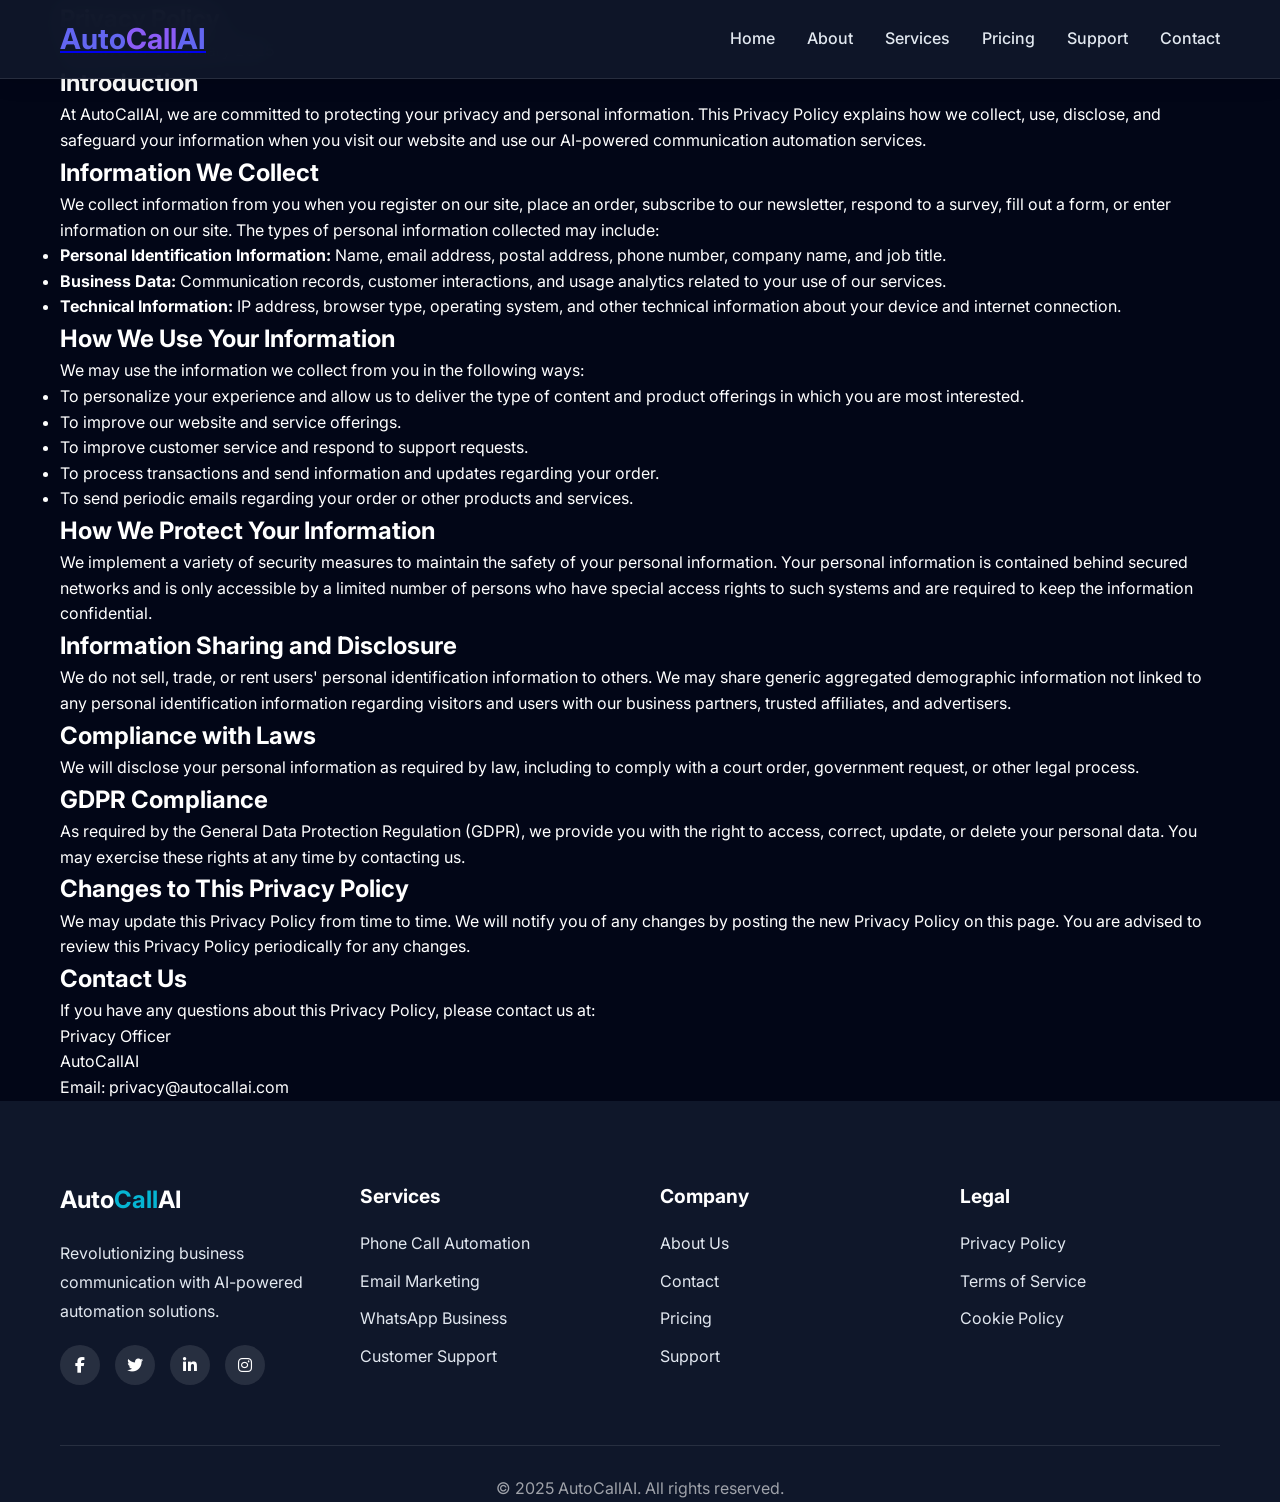
<file: privacy.html>
<!DOCTYPE html>
<html lang="en">
<head>
    <meta charset="UTF-8">
    <meta name="viewport" content="width=device-width, initial-scale=1.0">
    <title>Privacy Policy - AutoCall AI</title>
    <link rel="stylesheet" href="css/style.css">
    <link rel="stylesheet" href="https://cdnjs.cloudflare.com/ajax/libs/font-awesome/6.4.0/css/all.min.css">
    <link href="https://fonts.googleapis.com/css2?family=Inter:wght@300;400;500;600;700&display=swap" rel="stylesheet">
</head>
<body>
    <header class="header">
        <nav class="navbar">
            <div class="nav-container">
                <div class="nav-logo">
                    <a href="index.html"><h2>Auto<span>Call</span>AI</h2></a>
                </div>
                <div class="nav-menu" id="nav-menu">
                    <a href="index.html" class="nav-link">Home</a>
                    <a href="about.html" class="nav-link">About</a>
                    <a href="services.html" class="nav-link">Services</a>
                    <a href="pricing.html" class="nav-link">Pricing</a>
                    <a href="support.html" class="nav-link">Support</a>
                    <a href="contact.html" class="nav-link">Contact</a>
                </div>
                <div class="nav-toggle" id="mobile-menu">
                    <span class="bar"></span>
                    <span class="bar"></span>
                    <span class="bar"></span>
                </div>
            </div>
        </nav>
    </header>

    <main>
        <section class="legal-hero">
            <div class="container">
                <h1 class="page-title">Privacy Policy</h1>
                <p class="page-subtitle">Effective as of January 2025</p>
            </div>
        </section>

        <section class="legal-content">
            <div class="container">
                <div class="content-section">
                    <h2>Introduction</h2>
                    <p>At AutoCallAI, we are committed to protecting your privacy and personal information. This Privacy Policy explains how we collect, use, disclose, and safeguard your information when you visit our website and use our AI-powered communication automation services.</p>
                    
                    <h2>Information We Collect</h2>
                    <p>We collect information from you when you register on our site, place an order, subscribe to our newsletter, respond to a survey, fill out a form, or enter information on our site. The types of personal information collected may include:</p>
                    
                    <ul class="policy-list">
                        <li><strong>Personal Identification Information:</strong> Name, email address, postal address, phone number, company name, and job title.</li>
                        <li><strong>Business Data:</strong> Communication records, customer interactions, and usage analytics related to your use of our services.</li>
                        <li><strong>Technical Information:</strong> IP address, browser type, operating system, and other technical information about your device and internet connection.</li>
                    </ul>
                    
                    <h2>How We Use Your Information</h2>
                    <p>We may use the information we collect from you in the following ways:</p>
                    
                    <ul class="policy-list">
                        <li>To personalize your experience and allow us to deliver the type of content and product offerings in which you are most interested.</li>
                        <li>To improve our website and service offerings.</li>
                        <li>To improve customer service and respond to support requests.</li>
                        <li>To process transactions and send information and updates regarding your order.</li>
                        <li>To send periodic emails regarding your order or other products and services.</li>
                    </ul>
                    
                    <h2>How We Protect Your Information</h2>
                    <p>We implement a variety of security measures to maintain the safety of your personal information. Your personal information is contained behind secured networks and is only accessible by a limited number of persons who have special access rights to such systems and are required to keep the information confidential.</p>
                    
                    <h2>Information Sharing and Disclosure</h2>
                    <p>We do not sell, trade, or rent users' personal identification information to others. We may share generic aggregated demographic information not linked to any personal identification information regarding visitors and users with our business partners, trusted affiliates, and advertisers.</p>
                    
                    <h2>Compliance with Laws</h2>
                    <p>We will disclose your personal information as required by law, including to comply with a court order, government request, or other legal process.</p>
                    
                    <h2>GDPR Compliance</h2>
                    <p>As required by the General Data Protection Regulation (GDPR), we provide you with the right to access, correct, update, or delete your personal data. You may exercise these rights at any time by contacting us.</p>
                    
                    <h2>Changes to This Privacy Policy</h2>
                    <p>We may update this Privacy Policy from time to time. We will notify you of any changes by posting the new Privacy Policy on this page. You are advised to review this Privacy Policy periodically for any changes.</p>
                    
                    <h2>Contact Us</h2>
                    <p>If you have any questions about this Privacy Policy, please contact us at:</p>
                    <p>Privacy Officer<br>
                    AutoCallAI<br>
                    Email: privacy@autocallai.com</p>
                </div>
            </div>
        </section>
    </main>

    <footer class="footer">
        <div class="container">
            <div class="footer-grid">
                <div class="footer-col">
                    <h3>Auto<span>Call</span>AI</h3>
                    <p>Revolutionizing business communication with AI-powered automation solutions.</p>
                    <div class="social-links">
                        <a href="#"><i class="fab fa-facebook-f"></i></a>
                        <a href="#"><i class="fab fa-twitter"></i></a>
                        <a href="#"><i class="fab fa-linkedin-in"></i></a>
                        <a href="#"><i class="fab fa-instagram"></i></a>
                    </div>
                </div>
                
                <div class="footer-col">
                    <h4>Services</h4>
                    <ul>
                        <li><a href="services.html#phone">Phone Call Automation</a></li>
                        <li><a href="services.html#email">Email Marketing</a></li>
                        <li><a href="services.html#whatsapp">WhatsApp Business</a></li>
                        <li><a href="services.html#support">Customer Support</a></li>
                    </ul>
                </div>
                
                <div class="footer-col">
                    <h4>Company</h4>
                    <ul>
                        <li><a href="about.html">About Us</a></li>
                        <li><a href="contact.html">Contact</a></li>
                        <li><a href="pricing.html">Pricing</a></li>
                        <li><a href="support.html">Support</a></li>
                    </ul>
                </div>
                
                <div class="footer-col">
                    <h4>Legal</h4>
                    <ul>
                        <li><a href="privacy.html">Privacy Policy</a></li>
                        <li><a href="terms.html">Terms of Service</a></li>
                        <li><a href="cookies.html">Cookie Policy</a></li>
                    </ul>
                </div>
            </div>
            
            <div class="footer-bottom">
                <p>&copy; 2025 AutoCallAI. All rights reserved.</p>
            </div>
        </div>
    </footer>

    <script src="js/main.js"></script>
</body>
</html>
</file>
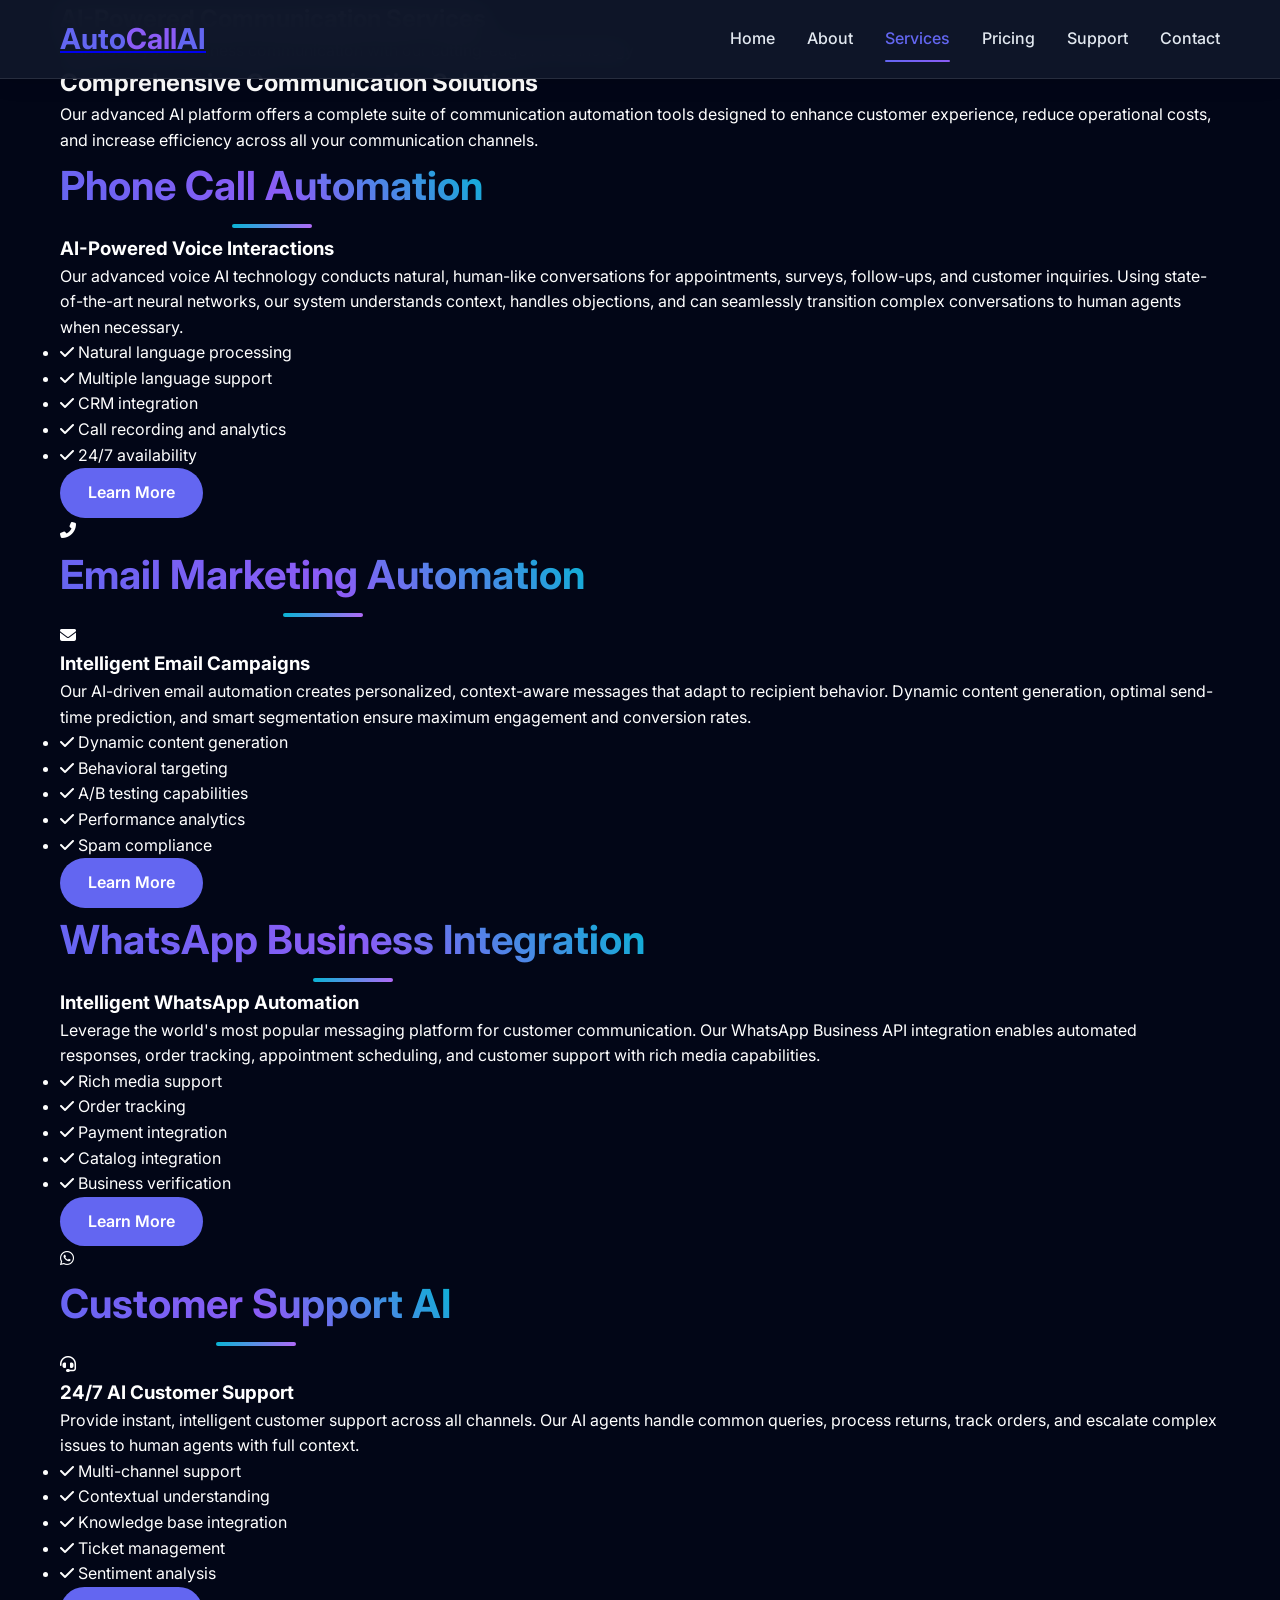
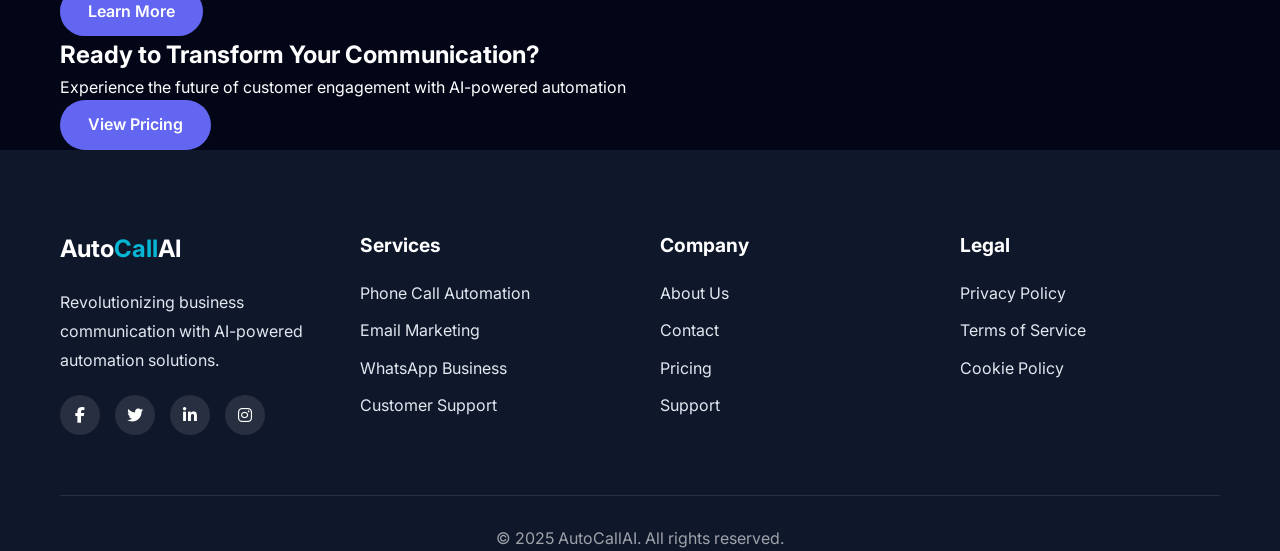
<file: services.html>
<!DOCTYPE html>
<html lang="en">
<head>
    <meta charset="UTF-8">
    <meta name="viewport" content="width=device-width, initial-scale=1.0">
    <title>Services - AutoCall AI</title>
    <link rel="stylesheet" href="css/style.css">
    <link rel="stylesheet" href="https://cdnjs.cloudflare.com/ajax/libs/font-awesome/6.4.0/css/all.min.css">
    <link href="https://fonts.googleapis.com/css2?family=Inter:wght@300;400;500;600;700&display=swap" rel="stylesheet">
</head>
<body>
    <header class="header">
        <nav class="navbar">
            <div class="nav-container">
                <div class="nav-logo">
                    <a href="index.html"><h2>Auto<span>Call</span>AI</h2></a>
                </div>
                <div class="nav-menu" id="nav-menu">
                    <a href="index.html" class="nav-link">Home</a>
                    <a href="about.html" class="nav-link">About</a>
                    <a href="services.html" class="nav-link active">Services</a>
                    <a href="pricing.html" class="nav-link">Pricing</a>
                    <a href="support.html" class="nav-link">Support</a>
                    <a href="contact.html" class="nav-link">Contact</a>
                </div>
                <div class="nav-toggle" id="mobile-menu">
                    <span class="bar"></span>
                    <span class="bar"></span>
                    <span class="bar"></span>
                </div>
            </div>
        </nav>
    </header>

    <main>
        <section class="services-hero">
            <div class="container">
                <h1 class="page-title">AI-Powered Communication Services</h1>
                <p class="page-subtitle">Transform your business communication with our cutting-edge AI technology</p>
            </div>
        </section>

        <section class="services-intro">
            <div class="container">
                <div class="intro-content">
                    <div class="intro-text">
                        <h2>Comprehensive Communication Solutions</h2>
                        <p>Our advanced AI platform offers a complete suite of communication automation tools designed to enhance customer experience, reduce operational costs, and increase efficiency across all your communication channels.</p>
                    </div>
                </div>
            </div>
        </section>

        <section class="services-grid" id="phone">
            <div class="container">
                <h2 class="section-title">Phone Call Automation</h2>
                
                <div class="service-detail">
                    <div class="service-content">
                        <h3>AI-Powered Voice Interactions</h3>
                        <p>Our advanced voice AI technology conducts natural, human-like conversations for appointments, surveys, follow-ups, and customer inquiries. Using state-of-the-art neural networks, our system understands context, handles objections, and can seamlessly transition complex conversations to human agents when necessary.</p>
                        
                        <ul class="service-features">
                            <li><i class="fas fa-check"></i> Natural language processing</li>
                            <li><i class="fas fa-check"></i> Multiple language support</li>
                            <li><i class="fas fa-check"></i> CRM integration</li>
                            <li><i class="fas fa-check"></i> Call recording and analytics</li>
                            <li><i class="fas fa-check"></i> 24/7 availability</li>
                        </ul>
                        
                        <a href="contact.html" class="btn btn-primary">Learn More</a>
                    </div>
                    <div class="service-visual">
                        <div class="phone-visual">
                            <i class="fas fa-phone-alt"></i>
                        </div>
                    </div>
                </div>
            </div>
        </section>

        <section class="services-grid" id="email">
            <div class="container">
                <h2 class="section-title">Email Marketing Automation</h2>
                
                <div class="service-detail reverse">
                    <div class="service-visual">
                        <div class="email-visual">
                            <i class="fas fa-envelope"></i>
                        </div>
                    </div>
                    <div class="service-content">
                        <h3>Intelligent Email Campaigns</h3>
                        <p>Our AI-driven email automation creates personalized, context-aware messages that adapt to recipient behavior. Dynamic content generation, optimal send-time prediction, and smart segmentation ensure maximum engagement and conversion rates.</p>
                        
                        <ul class="service-features">
                            <li><i class="fas fa-check"></i> Dynamic content generation</li>
                            <li><i class="fas fa-check"></i> Behavioral targeting</li>
                            <li><i class="fas fa-check"></i> A/B testing capabilities</li>
                            <li><i class="fas fa-check"></i> Performance analytics</li>
                            <li><i class="fas fa-check"></i> Spam compliance</li>
                        </ul>
                        
                        <a href="contact.html" class="btn btn-primary">Learn More</a>
                    </div>
                </div>
            </div>
        </section>

        <section class="services-grid" id="whatsapp">
            <div class="container">
                <h2 class="section-title">WhatsApp Business Integration</h2>
                
                <div class="service-detail">
                    <div class="service-content">
                        <h3>Intelligent WhatsApp Automation</h3>
                        <p>Leverage the world's most popular messaging platform for customer communication. Our WhatsApp Business API integration enables automated responses, order tracking, appointment scheduling, and customer support with rich media capabilities.</p>
                        
                        <ul class="service-features">
                            <li><i class="fas fa-check"></i> Rich media support</li>
                            <li><i class="fas fa-check"></i> Order tracking</li>
                            <li><i class="fas fa-check"></i> Payment integration</li>
                            <li><i class="fas fa-check"></i> Catalog integration</li>
                            <li><i class="fas fa-check"></i> Business verification</li>
                        </ul>
                        
                        <a href="contact.html" class="btn btn-primary">Learn More</a>
                    </div>
                    <div class="service-visual">
                        <div class="whatsapp-visual">
                            <i class="fab fa-whatsapp"></i>
                        </div>
                    </div>
                </div>
            </div>
        </section>

        <section class="services-grid" id="support">
            <div class="container">
                <h2 class="section-title">Customer Support AI</h2>
                
                <div class="service-detail reverse">
                    <div class="service-visual">
                        <div class="support-visual">
                            <i class="fas fa-headset"></i>
                        </div>
                    </div>
                    <div class="service-content">
                        <h3>24/7 AI Customer Support</h3>
                        <p>Provide instant, intelligent customer support across all channels. Our AI agents handle common queries, process returns, track orders, and escalate complex issues to human agents with full context.</p>
                        
                        <ul class="service-features">
                            <li><i class="fas fa-check"></i> Multi-channel support</li>
                            <li><i class="fas fa-check"></i> Contextual understanding</li>
                            <li><i class="fas fa-check"></i> Knowledge base integration</li>
                            <li><i class="fas fa-check"></i> Ticket management</li>
                            <li><i class="fas fa-check"></i> Sentiment analysis</li>
                        </ul>
                        
                        <a href="contact.html" class="btn btn-primary">Learn More</a>
                    </div>
                </div>
            </div>
        </section>

        <section class="services-cta">
            <div class="container">
                <h2>Ready to Transform Your Communication?</h2>
                <p>Experience the future of customer engagement with AI-powered automation</p>
                <a href="pricing.html" class="btn btn-primary">View Pricing</a>
            </div>
        </section>
    </main>

    <footer class="footer">
        <div class="container">
            <div class="footer-grid">
                <div class="footer-col">
                    <h3>Auto<span>Call</span>AI</h3>
                    <p>Revolutionizing business communication with AI-powered automation solutions.</p>
                    <div class="social-links">
                        <a href="#"><i class="fab fa-facebook-f"></i></a>
                        <a href="#"><i class="fab fa-twitter"></i></a>
                        <a href="#"><i class="fab fa-linkedin-in"></i></a>
                        <a href="#"><i class="fab fa-instagram"></i></a>
                    </div>
                </div>
                
                <div class="footer-col">
                    <h4>Services</h4>
                    <ul>
                        <li><a href="services.html#phone">Phone Call Automation</a></li>
                        <li><a href="services.html#email">Email Marketing</a></li>
                        <li><a href="services.html#whatsapp">WhatsApp Business</a></li>
                        <li><a href="services.html#support">Customer Support</a></li>
                    </ul>
                </div>
                
                <div class="footer-col">
                    <h4>Company</h4>
                    <ul>
                        <li><a href="about.html">About Us</a></li>
                        <li><a href="contact.html">Contact</a></li>
                        <li><a href="pricing.html">Pricing</a></li>
                        <li><a href="support.html">Support</a></li>
                    </ul>
                </div>
                
                <div class="footer-col">
                    <h4>Legal</h4>
                    <ul>
                        <li><a href="privacy.html">Privacy Policy</a></li>
                        <li><a href="terms.html">Terms of Service</a></li>
                        <li><a href="cookies.html">Cookie Policy</a></li>
                    </ul>
                </div>
            </div>
            
            <div class="footer-bottom">
                <p>&copy; 2025 AutoCallAI. All rights reserved.</p>
            </div>
        </div>
    </footer>

    <script src="js/main.js"></script>
</body>
</html>
</file>
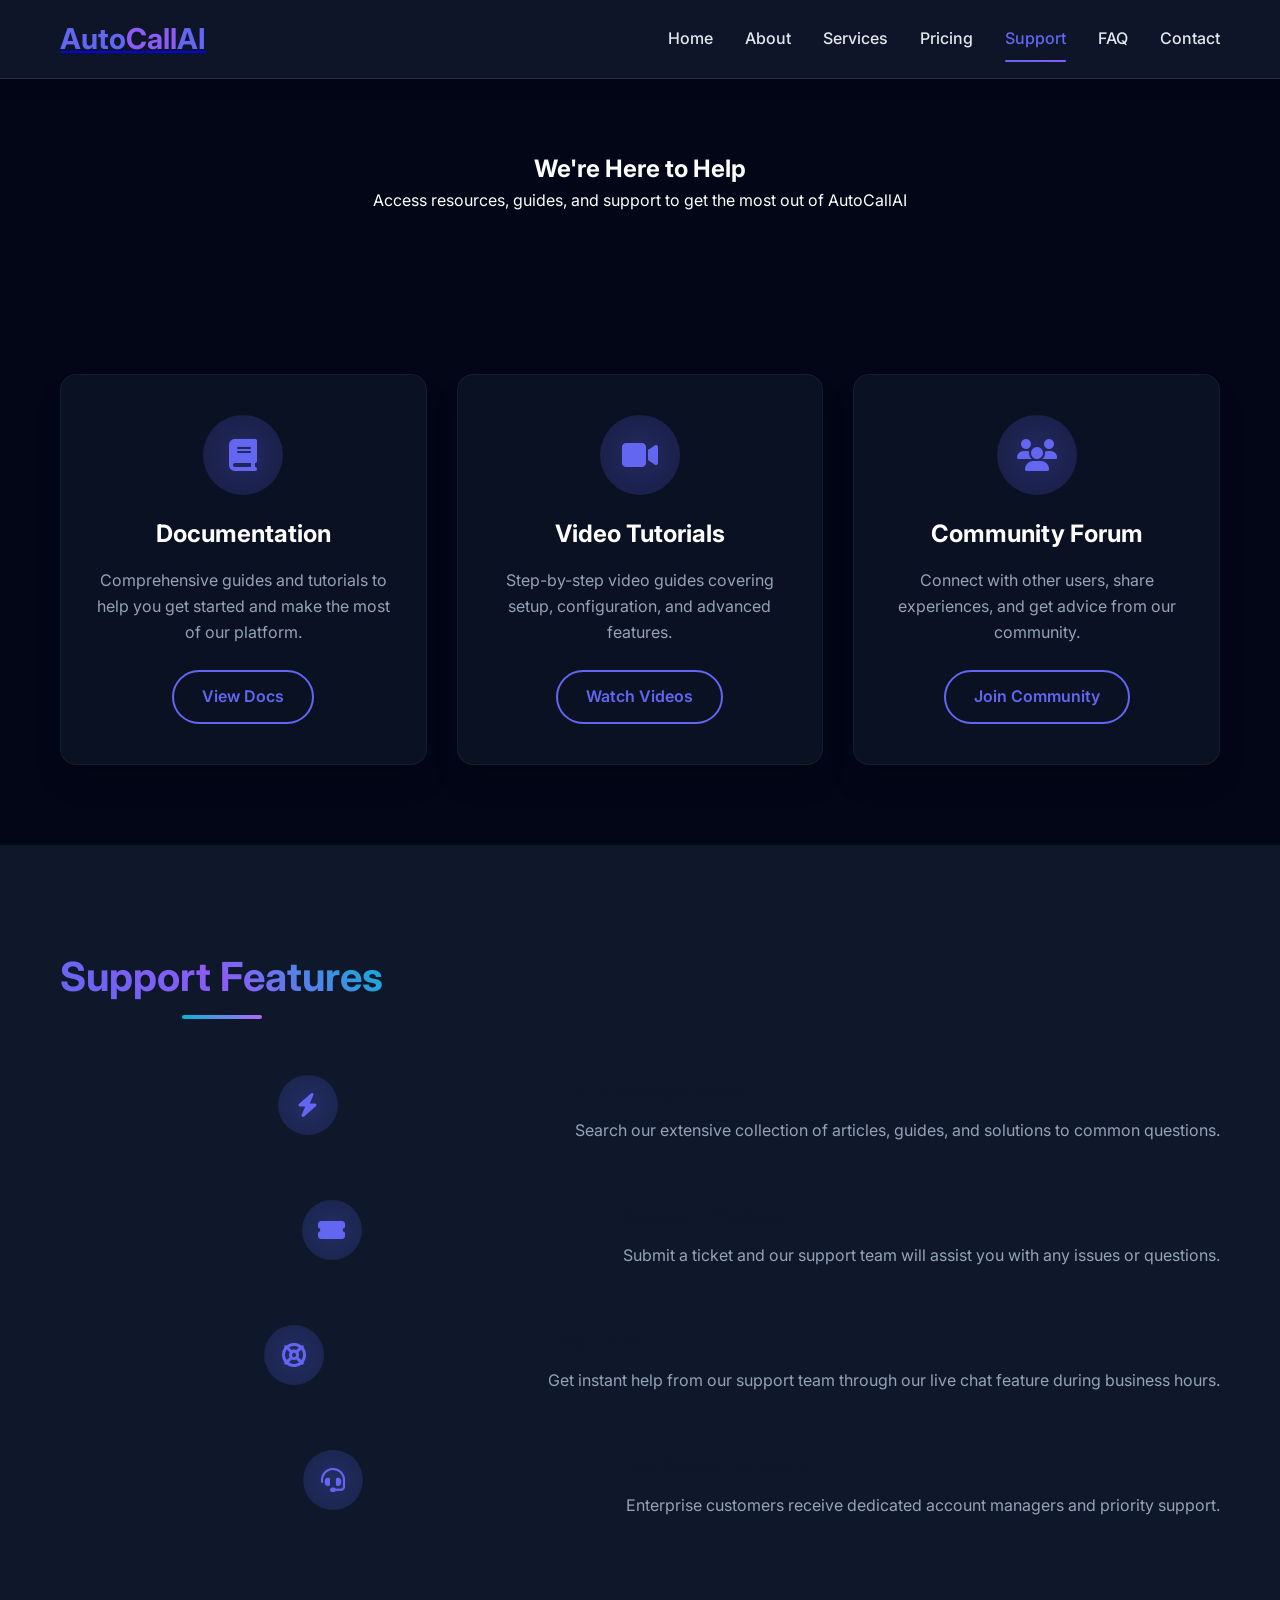
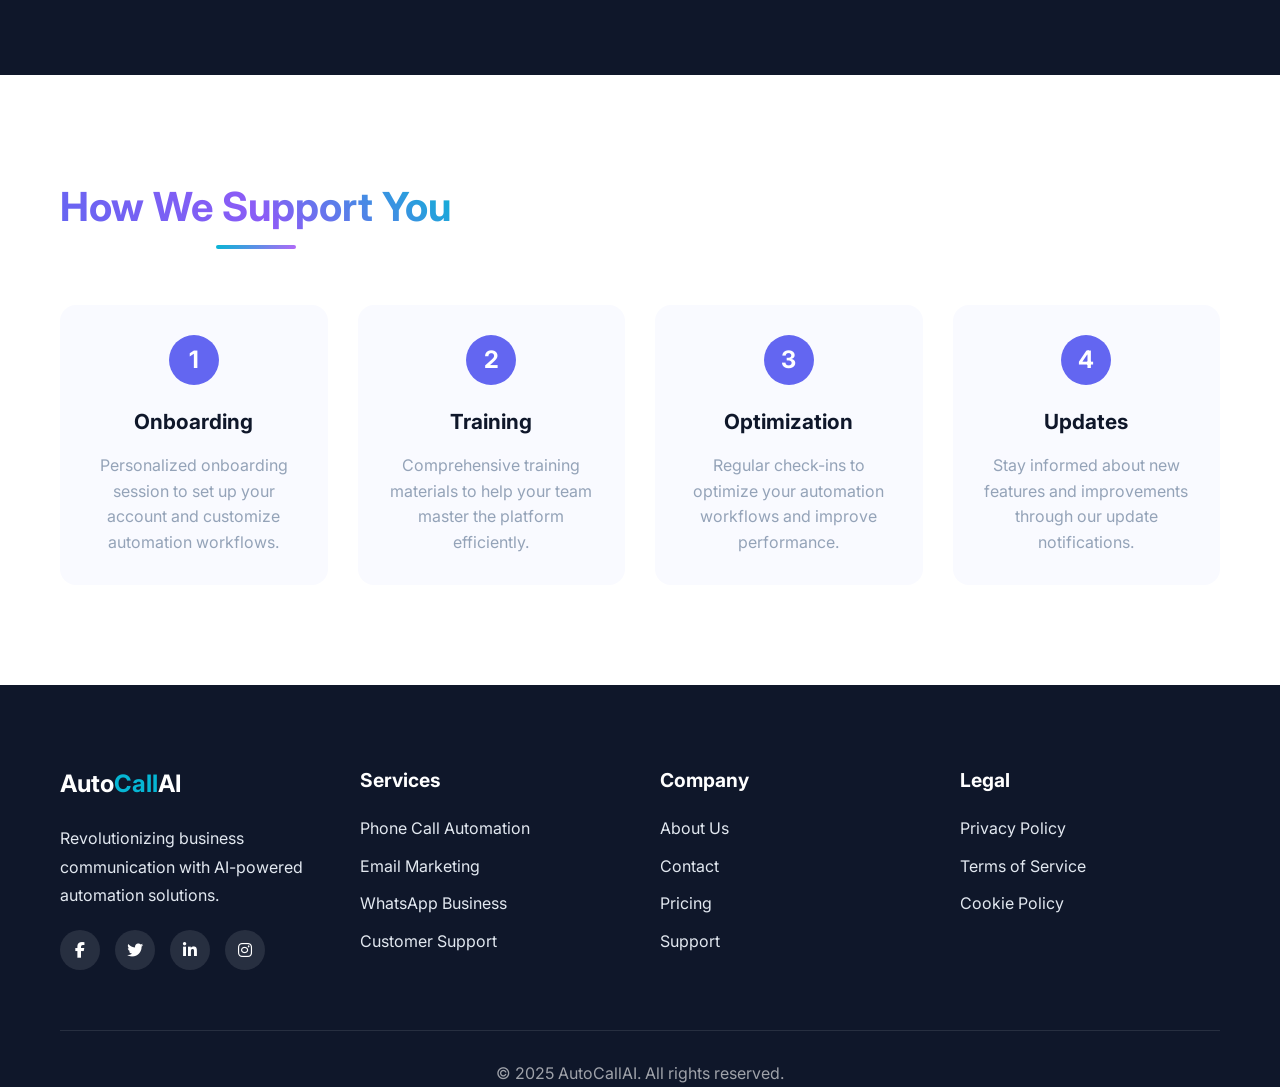
<file: support.html>
<!DOCTYPE html>
<html lang="en">
<head>
    <meta charset="UTF-8">
    <meta name="viewport" content="width=device-width, initial-scale=1.0">
    <title>Support - AutoCall AI</title>
    <link rel="stylesheet" href="css/style.css">
    <link rel="stylesheet" href="https://cdnjs.cloudflare.com/ajax/libs/font-awesome/6.4.0/css/all.min.css">
    <link href="https://fonts.googleapis.com/css2?family=Inter:wght@300;400;500;600;700&display=swap" rel="stylesheet">
</head>
<body>
    <header class="header">
        <nav class="navbar">
            <div class="nav-container">
                <div class="nav-logo">
                    <a href="index.html"><h2>Auto<span>Call</span>AI</h2></a>
                </div>
                <div class="nav-menu" id="nav-menu">
                    <a href="index.html" class="nav-link">Home</a>
                    <a href="about.html" class="nav-link">About</a>
                    <a href="services.html" class="nav-link">Services</a>
                    <a href="pricing.html" class="nav-link">Pricing</a>
                    <a href="support.html" class="nav-link active">Support</a>
                    <a href="faq.html" class="nav-link">FAQ</a>
                    <a href="contact.html" class="nav-link">Contact</a>
                </div>
                <div class="nav-toggle" id="mobile-menu">
                    <span class="bar"></span>
                    <span class="bar"></span>
                    <span class="bar"></span>
                </div>
            </div>
        </nav>
    </header>

    <main>
        <section class="support-hero">
            <div class="container">
                <h1 class="page-title">We're Here to Help</h1>
                <p class="page-subtitle">Access resources, guides, and support to get the most out of AutoCallAI</p>
            </div>
        </section>

        <section class="support-options">
            <div class="container">
                <div class="support-grid">
                    <div class="support-card">
                        <div class="support-icon">
                            <i class="fas fa-book"></i>
                        </div>
                        <h3>Documentation</h3>
                        <p>Comprehensive guides and tutorials to help you get started and make the most of our platform.</p>
                        <a href="#" class="btn btn-outline">View Docs</a>
                    </div>
                    
                    <div class="support-card">
                        <div class="support-icon">
                            <i class="fas fa-video"></i>
                        </div>
                        <h3>Video Tutorials</h3>
                        <p>Step-by-step video guides covering setup, configuration, and advanced features.</p>
                        <a href="#" class="btn btn-outline">Watch Videos</a>
                    </div>
                    
                    <div class="support-card">
                        <div class="support-icon">
                            <i class="fas fa-users"></i>
                        </div>
                        <h3>Community Forum</h3>
                        <p>Connect with other users, share experiences, and get advice from our community.</p>
                        <a href="#" class="btn btn-outline">Join Community</a>
                    </div>
                </div>
            </div>
        </section>

        <section class="support-features">
            <div class="container">
                <h2 class="section-title">Support Features</h2>
                
                <div class="features-list">
                    <div class="feature-item">
                        <div class="feature-icon">
                            <i class="fas fa-bolt"></i>
                        </div>
                        <div class="feature-content">
                            <h3>Knowledge Base</h3>
                            <p>Search our extensive collection of articles, guides, and solutions to common questions.</p>
                        </div>
                    </div>
                    
                    <div class="feature-item">
                        <div class="feature-icon">
                            <i class="fas fa-ticket-alt"></i>
                        </div>
                        <div class="feature-content">
                            <h3>Support Tickets</h3>
                            <p>Submit a ticket and our support team will assist you with any issues or questions.</p>
                        </div>
                    </div>
                    
                    <div class="feature-item">
                        <div class="feature-icon">
                            <i class="fas fa-life-ring"></i>
                        </div>
                        <div class="feature-content">
                            <h3>Live Chat</h3>
                            <p>Get instant help from our support team through our live chat feature during business hours.</p>
                        </div>
                    </div>
                    
                    <div class="feature-item">
                        <div class="feature-icon">
                            <i class="fas fa-headset"></i>
                        </div>
                        <div class="feature-content">
                            <h3>Dedicated Support</h3>
                            <p>Enterprise customers receive dedicated account managers and priority support.</p>
                        </div>
                    </div>
                </div>
            </div>
        </section>

        <section class="support-process">
            <div class="container">
                <h2 class="section-title">How We Support You</h2>
                
                <div class="process-grid">
                    <div class="process-step">
                        <div class="step-number">1</div>
                        <h3>Onboarding</h3>
                        <p>Personalized onboarding session to set up your account and customize automation workflows.</p>
                    </div>
                    
                    <div class="process-step">
                        <div class="step-number">2</div>
                        <h3>Training</h3>
                        <p>Comprehensive training materials to help your team master the platform efficiently.</p>
                    </div>
                    
                    <div class="process-step">
                        <div class="step-number">3</div>
                        <h3>Optimization</h3>
                        <p>Regular check-ins to optimize your automation workflows and improve performance.</p>
                    </div>
                    
                    <div class="process-step">
                        <div class="step-number">4</div>
                        <h3>Updates</h3>
                        <p>Stay informed about new features and improvements through our update notifications.</p>
                    </div>
                </div>
            </div>
        </section>
    </main>

    <footer class="footer">
        <div class="container">
            <div class="footer-grid">
                <div class="footer-col">
                    <h3>Auto<span>Call</span>AI</h3>
                    <p>Revolutionizing business communication with AI-powered automation solutions.</p>
                    <div class="social-links">
                        <a href="#"><i class="fab fa-facebook-f"></i></a>
                        <a href="#"><i class="fab fa-twitter"></i></a>
                        <a href="#"><i class="fab fa-linkedin-in"></i></a>
                        <a href="#"><i class="fab fa-instagram"></i></a>
                    </div>
                </div>
                
                <div class="footer-col">
                    <h4>Services</h4>
                    <ul>
                        <li><a href="#">Phone Call Automation</a></li>
                        <li><a href="#">Email Marketing</a></li>
                        <li><a href="#">WhatsApp Business</a></li>
                        <li><a href="#">Customer Support</a></li>
                    </ul>
                </div>
                
                <div class="footer-col">
                    <h4>Company</h4>
                    <ul>
                        <li><a href="about.html">About Us</a></li>
                        <li><a href="contact.html">Contact</a></li>
                        <li><a href="pricing.html">Pricing</a></li>
                        <li><a href="support.html">Support</a></li>
                    </ul>
                </div>
                
                <div class="footer-col">
                    <h4>Legal</h4>
                    <ul>
                        <li><a href="privacy.html">Privacy Policy</a></li>
                        <li><a href="terms.html">Terms of Service</a></li>
                        <li><a href="cookies.html">Cookie Policy</a></li>
                    </ul>
                </div>
            </div>

            <div class="footer-bottom">
                <p>&copy; 2025 AutoCallAI. All rights reserved.</p>
            </div>
        </div>
    </footer>

    <script src="js/main.js"></script>
</body>
</html>
</file>
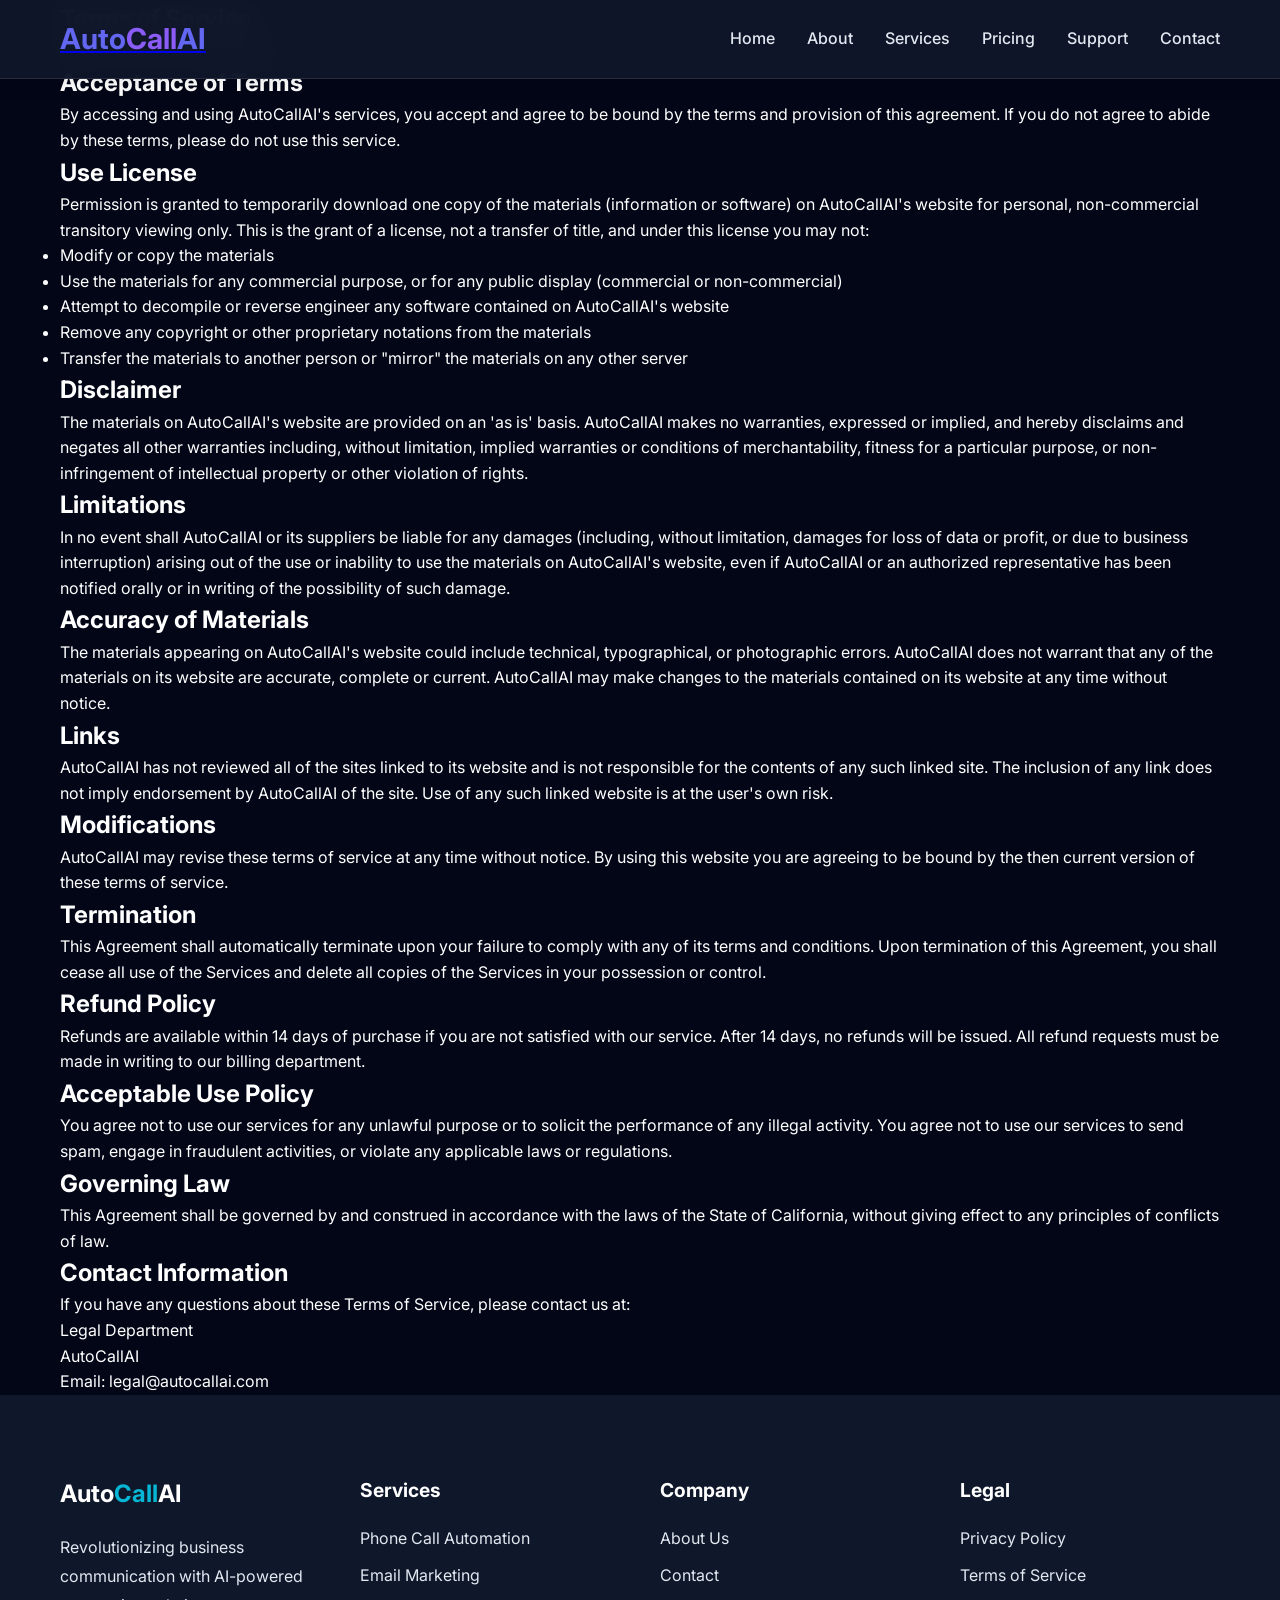
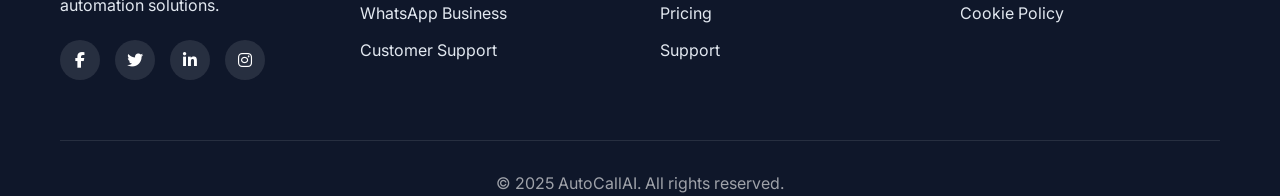
<file: terms.html>
<!DOCTYPE html>
<html lang="en">
<head>
    <meta charset="UTF-8">
    <meta name="viewport" content="width=device-width, initial-scale=1.0">
    <title>Terms of Service - AutoCall AI</title>
    <link rel="stylesheet" href="css/style.css">
    <link rel="stylesheet" href="https://cdnjs.cloudflare.com/ajax/libs/font-awesome/6.4.0/css/all.min.css">
    <link href="https://fonts.googleapis.com/css2?family=Inter:wght@300;400;500;600;700&display=swap" rel="stylesheet">
</head>
<body>
    <header class="header">
        <nav class="navbar">
            <div class="nav-container">
                <div class="nav-logo">
                    <a href="index.html"><h2>Auto<span>Call</span>AI</h2></a>
                </div>
                <div class="nav-menu" id="nav-menu">
                    <a href="index.html" class="nav-link">Home</a>
                    <a href="about.html" class="nav-link">About</a>
                    <a href="services.html" class="nav-link">Services</a>
                    <a href="pricing.html" class="nav-link">Pricing</a>
                    <a href="support.html" class="nav-link">Support</a>
                    <a href="contact.html" class="nav-link">Contact</a>
                </div>
                <div class="nav-toggle" id="mobile-menu">
                    <span class="bar"></span>
                    <span class="bar"></span>
                    <span class="bar"></span>
                </div>
            </div>
        </nav>
    </header>

    <main>
        <section class="legal-hero">
            <div class="container">
                <h1 class="page-title">Terms of Service</h1>
                <p class="page-subtitle">Effective as of January 2025</p>
            </div>
        </section>

        <section class="legal-content">
            <div class="container">
                <div class="content-section">
                    <h2>Acceptance of Terms</h2>
                    <p>By accessing and using AutoCallAI's services, you accept and agree to be bound by the terms and provision of this agreement. If you do not agree to abide by these terms, please do not use this service.</p>
                    
                    <h2>Use License</h2>
                    <p>Permission is granted to temporarily download one copy of the materials (information or software) on AutoCallAI's website for personal, non-commercial transitory viewing only. This is the grant of a license, not a transfer of title, and under this license you may not:</p>
                    
                    <ul class="policy-list">
                        <li>Modify or copy the materials</li>
                        <li>Use the materials for any commercial purpose, or for any public display (commercial or non-commercial)</li>
                        <li>Attempt to decompile or reverse engineer any software contained on AutoCallAI's website</li>
                        <li>Remove any copyright or other proprietary notations from the materials</li>
                        <li>Transfer the materials to another person or "mirror" the materials on any other server</li>
                    </ul>
                    
                    <h2>Disclaimer</h2>
                    <p>The materials on AutoCallAI's website are provided on an 'as is' basis. AutoCallAI makes no warranties, expressed or implied, and hereby disclaims and negates all other warranties including, without limitation, implied warranties or conditions of merchantability, fitness for a particular purpose, or non-infringement of intellectual property or other violation of rights.</p>
                    
                    <h2>Limitations</h2>
                    <p>In no event shall AutoCallAI or its suppliers be liable for any damages (including, without limitation, damages for loss of data or profit, or due to business interruption) arising out of the use or inability to use the materials on AutoCallAI's website, even if AutoCallAI or an authorized representative has been notified orally or in writing of the possibility of such damage.</p>
                    
                    <h2>Accuracy of Materials</h2>
                    <p>The materials appearing on AutoCallAI's website could include technical, typographical, or photographic errors. AutoCallAI does not warrant that any of the materials on its website are accurate, complete or current. AutoCallAI may make changes to the materials contained on its website at any time without notice.</p>
                    
                    <h2>Links</h2>
                    <p>AutoCallAI has not reviewed all of the sites linked to its website and is not responsible for the contents of any such linked site. The inclusion of any link does not imply endorsement by AutoCallAI of the site. Use of any such linked website is at the user's own risk.</p>
                    
                    <h2>Modifications</h2>
                    <p>AutoCallAI may revise these terms of service at any time without notice. By using this website you are agreeing to be bound by the then current version of these terms of service.</p>
                    
                    <h2>Termination</h2>
                    <p>This Agreement shall automatically terminate upon your failure to comply with any of its terms and conditions. Upon termination of this Agreement, you shall cease all use of the Services and delete all copies of the Services in your possession or control.</p>
                    
                    <h2>Refund Policy</h2>
                    <p>Refunds are available within 14 days of purchase if you are not satisfied with our service. After 14 days, no refunds will be issued. All refund requests must be made in writing to our billing department.</p>
                    
                    <h2>Acceptable Use Policy</h2>
                    <p>You agree not to use our services for any unlawful purpose or to solicit the performance of any illegal activity. You agree not to use our services to send spam, engage in fraudulent activities, or violate any applicable laws or regulations.</p>
                    
                    <h2>Governing Law</h2>
                    <p>This Agreement shall be governed by and construed in accordance with the laws of the State of California, without giving effect to any principles of conflicts of law.</p>
                    
                    <h2>Contact Information</h2>
                    <p>If you have any questions about these Terms of Service, please contact us at:</p>
                    <p>Legal Department<br>
                    AutoCallAI<br>
                    Email: legal@autocallai.com</p>
                </div>
            </div>
        </section>
    </main>

    <footer class="footer">
        <div class="container">
            <div class="footer-grid">
                <div class="footer-col">
                    <h3>Auto<span>Call</span>AI</h3>
                    <p>Revolutionizing business communication with AI-powered automation solutions.</p>
                    <div class="social-links">
                        <a href="#"><i class="fab fa-facebook-f"></i></a>
                        <a href="#"><i class="fab fa-twitter"></i></a>
                        <a href="#"><i class="fab fa-linkedin-in"></i></a>
                        <a href="#"><i class="fab fa-instagram"></i></a>
                    </div>
                </div>
                
                <div class="footer-col">
                    <h4>Services</h4>
                    <ul>
                        <li><a href="services.html#phone">Phone Call Automation</a></li>
                        <li><a href="services.html#email">Email Marketing</a></li>
                        <li><a href="services.html#whatsapp">WhatsApp Business</a></li>
                        <li><a href="services.html#support">Customer Support</a></li>
                    </ul>
                </div>
                
                <div class="footer-col">
                    <h4>Company</h4>
                    <ul>
                        <li><a href="about.html">About Us</a></li>
                        <li><a href="contact.html">Contact</a></li>
                        <li><a href="pricing.html">Pricing</a></li>
                        <li><a href="support.html">Support</a></li>
                    </ul>
                </div>
                
                <div class="footer-col">
                    <h4>Legal</h4>
                    <ul>
                        <li><a href="privacy.html">Privacy Policy</a></li>
                        <li><a href="terms.html">Terms of Service</a></li>
                        <li><a href="cookies.html">Cookie Policy</a></li>
                    </ul>
                </div>
            </div>
            
            <div class="footer-bottom">
                <p>&copy; 2025 AutoCallAI. All rights reserved.</p>
            </div>
        </div>
    </footer>

    <script src="js/main.js"></script>
</body>
</html>
</file>
<file: css/style.css>
/* Reset and Base Styles */
* {
    margin: 0;
    padding: 0;
    box-sizing: border-box;
}

:root {
    --primary: #6366f1;
    --primary-dark: #4f46e5;
    --secondary: #8b5cf6;
    --accent: #06b6d4;
    --dark: #0f172a;
    --darker: #020617;
    --darkest: #010409;
    --light: #f8fafc;
    --gray: #94a3b8;
    --light-gray: #e2e8f0;
    --success: #10b981;
    --warning: #f59e0b;
    --danger: #ef4444;
    --white: #ffffff;
    --black: #000000;
    --neon-blue: #00f0ff;
    --neon-purple: #b368f8;
    --neon-pink: #ff00c8;
    --gradient-primary: linear-gradient(135deg, var(--primary), var(--secondary));
    --gradient-accent: linear-gradient(135deg, var(--accent), var(--neon-purple));
    --gradient-tech: linear-gradient(45deg, #6366f1, #8b5cf6, #06b6d4);
    --shadow: 0 4px 6px rgba(0, 0, 0, 0.05);
    --shadow-lg: 0 10px 15px rgba(0, 0, 0, 0.1);
    --shadow-xl: 0 20px 25px rgba(0, 0, 0, 0.15);
    --shadow-neon: 0 0 15px rgba(99, 102, 241, 0.5);
    --border-radius: 16px;
    --transition: all 0.3s ease;
    --font-family: 'Inter', sans-serif;
}

body {
    font-family: var(--font-family);
    line-height: 1.6;
    color: var(--white);
    background-color: var(--darker);
    overflow-x: hidden;
    position: relative;
}

#bg-canvas {
    position: fixed;
    top: 0;
    left: 0;
    width: 100%;
    height: 100%;
    z-index: -1;
    opacity: 0.3;
}

.container {
    width: 100%;
    max-width: 1200px;
    margin: 0 auto;
    padding: 0 20px;
}

body {
    font-family: var(--font-family);
    line-height: 1.6;
    color: var(--white);
    background-color: var(--darker);
    overflow-x: hidden;
    position: relative;
}

.container {
    width: 100%;
    max-width: 1200px;
    margin: 0 auto;
    padding: 0 20px;
}

/* Header Styles */
.header {
    position: fixed;
    top: 0;
    left: 0;
    width: 100%;
    background: rgba(15, 23, 42, 0.95);
    backdrop-filter: blur(16px);
    z-index: 1000;
    box-shadow: 0 4px 20px rgba(0, 0, 0, 0.1);
    border-bottom: 1px solid rgba(255, 255, 255, 0.1);
}

.navbar {
    padding: 1rem 0;
}

.nav-container {
    display: flex;
    justify-content: space-between;
    align-items: center;
    max-width: 1200px;
    margin: 0 auto;
    padding: 0 20px;
}

.nav-logo h2 {
    font-size: 1.8rem;
    font-weight: 700;
    color: var(--primary);
}

.nav-logo span {
    color: var(--secondary);
}

.nav-menu {
    display: flex;
    align-items: center;
    gap: 2rem;
}

.nav-link {
    text-decoration: none;
    color: var(--light-gray);
    font-weight: 500;
    transition: var(--transition);
    position: relative;
    padding: 5px 0;
}

.nav-link:hover,
.nav-link.active {
    color: var(--primary);
}

.nav-link.active::after {
    content: '';
    position: absolute;
    bottom: -5px;
    left: 0;
    width: 100%;
    height: 2px;
    background: var(--gradient-primary);
    border-radius: 2px;
}

.nav-link::before {
    content: '';
    position: absolute;
    bottom: -5px;
    left: 0;
    width: 0;
    height: 2px;
    background: var(--gradient-accent);
    border-radius: 2px;
    transition: width 0.3s ease;
}

.nav-link:hover::before {
    width: 100%;
}

.nav-toggle {
    display: none;
    flex-direction: column;
    cursor: pointer;
}

.bar {
    width: 25px;
    height: 3px;
    background: var(--dark);
    margin: 3px 0;
    transition: var(--transition);
}

/* Button Styles */
.btn {
    display: inline-block;
    padding: 12px 28px;
    border-radius: 50px;
    text-decoration: none;
    font-weight: 600;
    font-size: 1rem;
    text-align: center;
    cursor: pointer;
    transition: var(--transition);
    border: none;
    outline: none;
}

.btn-primary {
    background: var(--primary);
    color: var(--white);
}

.btn-primary:hover {
    background: var(--primary-dark);
    transform: translateY(-2px);
    box-shadow: var(--shadow-lg);
}

.btn-secondary {
    background: var(--secondary);
    color: var(--white);
}

.btn-secondary:hover {
    background: #5e0a9c;
    transform: translateY(-2px);
    box-shadow: var(--shadow-lg);
}

.btn-outline {
    background: transparent;
    color: var(--primary);
    border: 2px solid var(--primary);
}

.btn-outline:hover {
    background: var(--primary);
    color: var(--white);
    transform: translateY(-2px);
    box-shadow: var(--shadow-lg);
}

/* Hero Section */
.hero {
    min-height: 100vh;
    display: flex;
    align-items: center;
    padding: 100px 0 60px;
    background: var(--darkest);
    position: relative;
    overflow: hidden;
    padding-top: 150px; /* Account for fixed header */
}

.hero-container {
    display: flex;
    justify-content: space-between;
    align-items: center;
    max-width: 1200px;
    margin: 0 auto;
    padding: 0 20px;
    position: relative;
    z-index: 2;
}

.hero::before {
    content: '';
    position: absolute;
    top: 0;
    left: 0;
    width: 100%;
    height: 100%;
    background: radial-gradient(circle at top right, rgba(99, 102, 241, 0.1) 0%, transparent 40%),
                radial-gradient(circle at bottom left, rgba(139, 92, 246, 0.1) 0%, transparent 40%);
    z-index: 1;
}

.hero::after {
    content: '';
    position: absolute;
    top: 0;
    left: 0;
    width: 100%;
    height: 100%;
    background:
        linear-gradient(0deg, transparent 70%, rgba(99, 102, 241, 0.05) 100%),
        linear-gradient(90deg, transparent 70%, rgba(139, 92, 246, 0.05) 100%);
    z-index: 1;
}

.hero-content {
    flex: 1;
    max-width: 600px;
    animation: fadeInUp 1s ease;
    position: relative;
    z-index: 3;
}

.hero-badge {
    display: inline-flex;
    align-items: center;
    gap: 10px;
    background: rgba(99, 102, 241, 0.1);
    color: var(--primary);
    padding: 8px 16px;
    border-radius: 50px;
    font-size: 0.9rem;
    font-weight: 500;
    margin-bottom: 20px;
    border: 1px solid rgba(99, 102, 241, 0.2);
    backdrop-filter: blur(10px);
}

.hero-title {
    font-size: 3.5rem;
    font-weight: 800;
    line-height: 1.2;
    margin-bottom: 1.5rem;
    color: var(--white);
    background: var(--gradient-tech);
    -webkit-background-clip: text;
    -webkit-text-fill-color: transparent;
    background-clip: text;
}

.hero-subtitle {
    font-size: 1.2rem;
    color: var(--gray);
    margin-bottom: 2.5rem;
    line-height: 1.7;
}

.hero-buttons {
    display: flex;
    gap: 1rem;
    margin-bottom: 2.5rem;
}

.btn-neon {
    position: relative;
    overflow: hidden;
}

.btn-neon .btn-glow {
    position: absolute;
    top: 0;
    left: 0;
    width: 100%;
    height: 100%;
    background: var(--gradient-tech);
    opacity: 0;
    filter: blur(15px);
    z-index: -1;
    transition: opacity 0.3s ease;
}

.btn-neon:hover .btn-glow {
    opacity: 1;
}

.hero-stats {
    display: flex;
    gap: 30px;
    margin-top: 3rem;
}

.stat-item {
    display: flex;
    flex-direction: column;
    align-items: center;
    text-align: center;
}

.stat-item i {
    font-size: 1.5rem;
    color: var(--primary);
    margin-bottom: 0.5rem;
}

.stat-number {
    font-size: 1.8rem;
    font-weight: 700;
    color: var(--white);
    margin-bottom: 0.2rem;
}

.stat-label {
    font-size: 0.9rem;
    color: var(--gray);
}

.hero-title span {
    position: relative;
}

.hero-subtitle {
    font-size: 1.2rem;
    color: var(--gray);
    margin-bottom: 2rem;
    line-height: 1.6;
}

.hero-buttons {
    display: flex;
    gap: 1rem;
    margin-top: 2rem;
}

.hero-visual {
    flex: 1;
    display: flex;
    justify-content: center;
    align-items: center;
    position: relative;
    flex-direction: column;
    align-items: flex-end;
}

.ai-orb {
    position: relative;
    width: 300px;
    height: 300px;
    display: flex;
    justify-content: center;
    align-items: center;
    margin-bottom: 40px;
}

.orb-core {
    width: 120px;
    height: 120px;
    background: var(--gradient-tech);
    border-radius: 50%;
    position: relative;
    z-index: 3;
    display: flex;
    justify-content: center;
    align-items: center;
    animation: pulse 2s infinite;
    box-shadow: 0 0 30px rgba(99, 102, 241, 0.5);
}

.orb-core i {
    color: white;
    font-size: 2.5rem;
    z-index: 4;
}

.orb-ring {
    position: absolute;
    width: 140px;
    height: 140px;
    border: 2px solid rgba(99, 102, 241, 0.3);
    border-radius: 50%;
    animation: rotate 8s linear infinite;
}

.orb-particles {
    position: absolute;
    width: 100%;
    height: 100%;
}

.particle {
    position: absolute;
    width: 6px;
    height: 6px;
    background: var(--primary);
    border-radius: 50%;
    animation: orbit 6s linear infinite;
}

.particle.p1 { top: 0; left: 50%; transform: translateX(-50%); }
.particle.p2 { top: 50%; right: 0; transform: translateY(-50%); }
.particle.p3 { bottom: 0; left: 50%; transform: translateX(-50%); }
.particle.p4 { top: 50%; left: 0; transform: translateY(-50%); }
.particle.p5 { top: 20%; left: 20%; }
.particle.p6 { top: 20%; right: 20%; }

.communication-bubbles {
    position: relative;
    display: flex;
    gap: 15px;
}

.bubble {
    width: 60px;
    height: 60px;
    background: rgba(139, 92, 246, 0.1);
    border: 1px solid rgba(139, 92, 246, 0.3);
    border-radius: 50%;
    display: flex;
    justify-content: center;
    align-items: center;
    color: var(--secondary);
    font-size: 1.2rem;
    backdrop-filter: blur(10px);
    animation: float 3s ease-in-out infinite;
}

.bubble.b2 { animation-delay: 0.5s; }
.bubble.b3 { animation-delay: 1s; }
.bubble.b4 { animation-delay: 1.5s; }

.bubble:hover {
    transform: scale(1.2);
    background: rgba(139, 92, 246, 0.2);
    box-shadow: 0 0 20px rgba(139, 92, 246, 0.5);
}

/* Trust Section */
.trust {
    padding: 40px 0;
    background: var(--dark);
    border-top: 1px solid rgba(255, 255, 255, 0.05);
    border-bottom: 1px solid rgba(255, 255, 255, 0.05);
}

.trust-text {
    text-align: center;
    color: var(--gray);
    margin-bottom: 2rem;
    font-size: 1.1rem;
}

.trust-logos {
    display: flex;
    justify-content: space-around;
    align-items: center;
    flex-wrap: wrap;
    gap: 30px;
}

.logo-item {
    font-size: 1.2rem;
    font-weight: 600;
    color: var(--light-gray);
    padding: 10px 20px;
    border: 1px solid rgba(255, 255, 255, 0.1);
    border-radius: 8px;
    backdrop-filter: blur(10px);
    transition: all 0.3s ease;
    background: rgba(15, 23, 42, 0.5);
}

.logo-item:hover {
    transform: translateY(-5px);
    border-color: var(--primary);
    color: var(--primary);
    box-shadow: 0 10px 20px rgba(99, 102, 241, 0.2);
}

/* Features Section */
.features {
    padding: 100px 0;
    background: var(--darker);
}

.section-title {
    font-size: 2.5rem;
    text-align: center;
    margin-bottom: 1rem;
    color: var(--white);
    background: var(--gradient-primary);
    -webkit-background-clip: text;
    -webkit-text-fill-color: transparent;
    background-clip: text;
    position: relative;
    display: inline-block;
}

.section-header {
    text-align: center;
    margin-bottom: 5rem;
    position: relative;
}

.section-title {
    font-size: 2.5rem;
    text-align: center;
    margin-bottom: 1rem;
    color: var(--white);
    background: var(--gradient-tech);
    -webkit-background-clip: text;
    -webkit-text-fill-color: transparent;
    background-clip: text;
    position: relative;
    display: inline-block;
}

.section-title::after {
    content: '';
    position: absolute;
    bottom: -10px;
    left: 50%;
    transform: translateX(-50%);
    width: 80px;
    height: 4px;
    background: var(--gradient-accent);
    border-radius: 2px;
}

.section-subtitle {
    font-size: 1.2rem;
    text-align: center;
    color: var(--gray);
    margin-bottom: 4rem;
    max-width: 600px;
    margin-left: auto;
    margin-right: auto;
}

.features-grid {
    display: grid;
    grid-template-columns: repeat(auto-fit, minmax(300px, 1fr));
    gap: 30px;
}

.feature-card {
    background: rgba(15, 23, 42, 0.7);
    padding: 40px 30px;
    border-radius: var(--border-radius);
    box-shadow: var(--shadow-xl);
    transition: var(--transition);
    text-align: center;
    position: relative;
    overflow: hidden;
    border: 1px solid rgba(255, 255, 255, 0.05);
    backdrop-filter: blur(10px);
    display: flex;
    flex-direction: column;
    align-items: center;
    min-height: 320px;
}

.feature-card.featured {
    background: rgba(30, 41, 59, 0.8);
    border: 1px solid rgba(99, 102, 241, 0.3);
    transform: scale(1.05);
    position: relative;
    z-index: 2;
}

.feature-card.featured:hover {
    transform: scale(1.05) translateY(-10px);
}

.feature-badge {
    position: absolute;
    top: 20px;
    right: -30px;
    background: var(--gradient-accent);
    color: var(--white);
    padding: 5px 30px;
    transform: rotate(45deg);
    font-size: 0.7rem;
    font-weight: 600;
    box-shadow: 0 4px 6px rgba(0, 0, 0, 0.1);
}

.feature-icon {
    width: 80px;
    height: 80px;
    margin: 0 auto 25px;
    background: rgba(99, 102, 241, 0.1);
    border-radius: 50%;
    display: flex;
    justify-content: center;
    align-items: center;
    font-size: 2rem;
    color: var(--primary);
    position: relative;
    overflow: hidden;
    transition: var(--transition);
}

.feature-card:hover .feature-icon {
    transform: scale(1.1);
    background: rgba(99, 102, 241, 0.2);
}

.feature-icon::before {
    content: '';
    position: absolute;
    top: -50%;
    left: -50%;
    width: 200%;
    height: 200%;
    background: radial-gradient(circle, rgba(99, 102, 241, 0.2) 0%, transparent 70%);
    transform: rotate(30deg);
}

.feature-icon i {
    position: relative;
    z-index: 1;
}

.feature-card h3 {
    font-size: 1.5rem;
    margin-bottom: 1rem;
    color: var(--white);
}

.feature-card p {
    color: var(--gray);
}

/* Stats Section */
.stats {
    padding: 100px 0;
    background: var(--dark);
}

.stats-grid {
    display: grid;
    grid-template-columns: repeat(auto-fit, minmax(250px, 1fr));
    gap: 30px;
}

.stat-card {
    background: rgba(15, 23, 42, 0.7);
    padding: 30px;
    border-radius: var(--border-radius);
    box-shadow: var(--shadow-xl);
    border: 1px solid rgba(255, 255, 255, 0.05);
    backdrop-filter: blur(10px);
    text-align: center;
    transition: var(--transition);
    display: flex;
    flex-direction: column;
    align-items: center;
}

.stat-card:hover {
    transform: translateY(-10px);
    border: 1px solid rgba(99, 102, 241, 0.3);
}

.stat-icon {
    width: 60px;
    height: 60px;
    background: rgba(99, 102, 241, 0.1);
    border-radius: 50%;
    display: flex;
    justify-content: center;
    align-items: center;
    font-size: 1.5rem;
    color: var(--primary);
    margin-bottom: 20px;
}

.stat-content {
    text-align: center;
}

.stat-number {
    font-size: 2.5rem;
    font-weight: 700;
    margin-bottom: 0.5rem;
    background: var(--gradient-tech);
    -webkit-background-clip: text;
    -webkit-text-fill-color: transparent;
    background-clip: text;
}

.stat-card p {
    color: var(--gray);
    margin: 0;
}

/* Testimonials Section */
.testimonials {
    padding: 100px 0;
    background: var(--darker);
}

.testimonials-grid {
    display: grid;
    grid-template-columns: repeat(auto-fit, minmax(300px, 1fr));
    gap: 30px;
}

.testimonial-card {
    background: rgba(15, 23, 42, 0.7);
    padding: 40px;
    border-radius: var(--border-radius);
    box-shadow: var(--shadow-xl);
    position: relative;
    border: 1px solid rgba(255, 255, 255, 0.05);
    backdrop-filter: blur(10px);
    transition: var(--transition);
    display: flex;
    flex-direction: column;
    height: 100%;
}

.testimonial-card:hover {
    transform: translateY(-10px);
    border: 1px solid rgba(99, 102, 241, 0.3);
}

.testimonial-quote {
    position: absolute;
    top: 20px;
    left: 20px;
    font-size: 3rem;
    color: rgba(99, 102, 241, 0.1);
    font-family: Georgia, serif;
    line-height: 1;
}

.testimonial-content {
    margin: 20px 0 30px;
    position: relative;
    z-index: 2;
}

.testimonial-content p {
    font-style: italic;
    color: var(--light-gray);
    line-height: 1.7;
    font-size: 1.1rem;
    position: relative;
    z-index: 3;
}

.testimonial-author {
    display: flex;
    align-items: center;
    margin-top: auto;
}

.testimonial-author img {
    width: 50px;
    height: 50px;
    border-radius: 50%;
    object-fit: cover;
    margin-right: 15px;
    border: 2px solid var(--primary);
}

.author-info h4 {
    margin: 0 0 5px 0;
    color: var(--white);
    font-size: 1.1rem;
}

.author-info span {
    font-size: 0.9rem;
    color: var(--gray);
}

.testimonial-rating {
    display: flex;
    gap: 5px;
    margin-top: 15px;
    color: var(--warning);
}

.testimonial-rating i {
    font-size: 0.9rem;
}

/* Pricing Styles */
.pricing-hero {
    padding: 150px 0 50px;
    text-align: center;
    background: var(--darker);
}

.pricing-plans {
    padding: 50px 0 100px;
    background: var(--darker);
}

.pricing-toggle {
    display: flex;
    justify-content: center;
    align-items: center;
    gap: 15px;
    margin-bottom: 50px;
}

.switch {
    position: relative;
    display: inline-block;
    width: 60px;
    height: 34px;
}

.switch input {
    opacity: 0;
    width: 0;
    height: 0;
}

.slider {
    position: absolute;
    cursor: pointer;
    top: 0;
    left: 0;
    right: 0;
    bottom: 0;
    background-color: var(--light-gray);
    transition: .4s;
    border-radius: 34px;
}

.slider:before {
    position: absolute;
    content: "";
    height: 26px;
    width: 26px;
    left: 4px;
    bottom: 4px;
    background-color: white;
    transition: .4s;
    border-radius: 50%;
}

input:checked + .slider {
    background-color: var(--primary);
}

input:checked + .slider:before {
    transform: translateX(26px);
}

.discount-badge {
    background: var(--warning);
    color: var(--white);
    padding: 3px 8px;
    border-radius: 20px;
    font-size: 0.8rem;
    margin-left: 5px;
}

.pricing-grid {
    display: grid;
    grid-template-columns: repeat(auto-fit, minmax(300px, 1fr));
    gap: 30px;
}

.pricing-card {
    background: rgba(15, 23, 42, 0.7);
    border-radius: var(--border-radius);
    box-shadow: var(--shadow-xl);
    overflow: hidden;
    position: relative;
    transition: var(--transition);
    border: 1px solid rgba(255, 255, 255, 0.05);
    backdrop-filter: blur(10px);
}

.pricing-card:hover {
    transform: translateY(-10px);
    box-shadow: 0 20px 30px rgba(0, 0, 0, 0.2);
}

.pricing-card.popular {
    border: 1px solid rgba(99, 102, 241, 0.5);
    transform: scale(1.05);
    background: rgba(30, 41, 59, 0.8);
}

.pricing-card.popular:hover {
    transform: scale(1.05) translateY(-10px);
    border: 1px solid rgba(99, 102, 241, 0.8);
}

.popular-tag {
    position: absolute;
    top: 20px;
    right: -30px;
    background: var(--gradient-accent);
    color: var(--white);
    padding: 5px 30px;
    transform: rotate(45deg);
    font-size: 0.8rem;
    font-weight: 600;
    box-shadow: 0 4px 6px rgba(0, 0, 0, 0.1);
}

.pricing-header {
    padding: 40px 30px 20px;
    text-align: center;
    background: rgba(99, 102, 241, 0.05);
}

.pricing-header h3 {
    font-size: 1.5rem;
    margin-bottom: 15px;
    color: var(--white);
}

.price {
    margin-bottom: 20px;
}

.currency {
    font-size: 1.5rem;
    vertical-align: super;
    color: var(--light-gray);
}

.amount {
    font-size: 3rem;
    font-weight: 700;
    background: var(--gradient-primary);
    -webkit-background-clip: text;
    -webkit-text-fill-color: transparent;
    background-clip: text;
}

.period {
    font-size: 1rem;
    color: var(--gray);
}

.pricing-header p {
    color: var(--gray);
}

.pricing-body {
    padding: 30px;
    text-align: center;
}

.features-list {
    list-style: none;
    margin-bottom: 30px;
}

.features-list li {
    padding: 10px 0;
    display: flex;
    align-items: center;
    justify-content: flex-start;
    gap: 10px;
    color: var(--light-gray);
}

.features-list li i {
    color: var(--success);
}

.features-list li i.fa-times {
    color: var(--danger);
}

/* Pricing Comparison */
.pricing-comparison {
    padding: 100px 0;
    background: var(--white);
}

.comparison-table {
    overflow-x: auto;
}

.comparison-table table {
    width: 100%;
    border-collapse: collapse;
    margin-top: 20px;
}

.comparison-table th,
.comparison-table td {
    padding: 15px;
    text-align: center;
    border-bottom: 1px solid var(--light-gray);
}

.comparison-table th {
    background: rgba(67, 97, 238, 0.1);
    font-weight: 600;
}

.comparison-table tr:nth-child(even) {
    background: rgba(67, 97, 238, 0.02);
}

.comparison-table i {
    margin: 0;
}

/* Support Page Styles */
.support-hero {
    padding: 150px 0 80px;
    text-align: center;
    background: var(--darker);
}

.support-options {
    padding: 80px 0;
    background: var(--darker);
}

.support-grid {
    display: grid;
    grid-template-columns: repeat(auto-fit, minmax(300px, 1fr));
    gap: 30px;
}

.support-card {
    background: rgba(15, 23, 42, 0.7);
    padding: 40px 30px;
    border-radius: var(--border-radius);
    box-shadow: var(--shadow-xl);
    text-align: center;
    transition: var(--transition);
    border: 1px solid rgba(255, 255, 255, 0.05);
    backdrop-filter: blur(10px);
}

.support-card:hover {
    transform: translateY(-10px);
    box-shadow: 0 20px 30px rgba(0, 0, 0, 0.2);
}

.support-icon {
    width: 80px;
    height: 80px;
    margin: 0 auto 20px;
    background: rgba(99, 102, 241, 0.1);
    border-radius: 50%;
    display: flex;
    justify-content: center;
    align-items: center;
    font-size: 2rem;
    color: var(--primary);
    position: relative;
    overflow: hidden;
}

.support-icon::before {
    content: '';
    position: absolute;
    top: -50%;
    left: -50%;
    width: 200%;
    height: 200%;
    background: radial-gradient(circle, rgba(99, 102, 241, 0.2) 0%, transparent 70%);
    transform: rotate(30deg);
}

.support-icon i {
    position: relative;
    z-index: 1;
}

.support-card h3 {
    font-size: 1.5rem;
    margin-bottom: 15px;
    color: var(--white);
}

.support-card p {
    color: var(--gray);
    margin-bottom: 25px;
}

.support-features {
    padding: 100px 0;
    background: var(--dark);
}

.features-list {
    margin-top: 50px;
}

.feature-item {
    display: flex;
    align-items: flex-start;
    margin-bottom: 40px;
    gap: 20px;
}

.feature-icon {
    width: 60px;
    height: 60px;
    background: rgba(67, 97, 238, 0.1);
    border-radius: 50%;
    display: flex;
    justify-content: center;
    align-items: center;
    font-size: 1.5rem;
    color: var(--primary);
    flex-shrink: 0;
}

.feature-content h3 {
    font-size: 1.3rem;
    margin-bottom: 10px;
    color: var(--dark);
}

.feature-content p {
    color: var(--gray);
}

.support-process {
    padding: 100px 0;
    background: var(--white);
}

.process-grid {
    display: grid;
    grid-template-columns: repeat(auto-fit, minmax(250px, 1fr));
    gap: 30px;
    margin-top: 50px;
}

.process-step {
    text-align: center;
    padding: 30px;
    border-radius: var(--border-radius);
    background: rgba(67, 97, 238, 0.03);
    transition: var(--transition);
}

.process-step:hover {
    transform: translateY(-5px);
    box-shadow: var(--shadow);
}

.step-number {
    width: 50px;
    height: 50px;
    margin: 0 auto 20px;
    background: var(--primary);
    color: var(--white);
    border-radius: 50%;
    display: flex;
    justify-content: center;
    align-items: center;
    font-size: 1.5rem;
    font-weight: 700;
}

.process-step h3 {
    font-size: 1.3rem;
    margin-bottom: 15px;
    color: var(--dark);
}

.process-step p {
    color: var(--gray);
}

/* FAQ Page Styles */
.faq-hero {
    padding: 150px 0 60px;
    text-align: center;
    background: var(--darker);
}

.search-container {
    position: relative;
    max-width: 600px;
    margin: 40px auto 0;
}

.search-container input {
    width: 100%;
    padding: 15px 20px 15px 50px;
    border-radius: 50px;
    border: 2px solid var(--light-gray);
    font-size: 1rem;
    outline: none;
    transition: var(--transition);
}

.search-container input:focus {
    border-color: var(--primary);
    box-shadow: 0 0 0 3px rgba(67, 97, 238, 0.2);
}

.search-container i {
    position: absolute;
    left: 20px;
    top: 50%;
    transform: translateY(-50%);
    color: var(--gray);
}

.faq-section {
    padding: 80px 0;
    background: var(--darker);
}

.faq-categories {
    display: flex;
    justify-content: center;
    flex-wrap: wrap;
    gap: 10px;
    margin-bottom: 40px;
}

.category-btn {
    padding: 10px 20px;
    border: 2px solid var(--light-gray);
    background: var(--white);
    border-radius: 50px;
    cursor: pointer;
    transition: var(--transition);
    font-weight: 500;
}

.category-btn.active,
.category-btn:hover {
    background: var(--primary);
    color: var(--white);
    border-color: var(--primary);
}

.faq-accordion {
    max-width: 800px;
    margin: 0 auto;
}

.faq-item {
    margin-bottom: 15px;
    border-radius: var(--border-radius);
    overflow: hidden;
    box-shadow: var(--shadow);
    border: 1px solid rgba(255, 255, 255, 0.05);
}

.faq-question {
    width: 100%;
    padding: 20px;
    background: rgba(15, 23, 42, 0.7);
    border: none;
    text-align: left;
    font-size: 1.1rem;
    font-weight: 600;
    color: var(--white);
    cursor: pointer;
    display: flex;
    justify-content: space-between;
    align-items: center;
    transition: var(--transition);
    backdrop-filter: blur(10px);
}

.faq-question:hover {
    background: rgba(30, 41, 59, 0.7);
}

.faq-question i {
    transition: var(--transition);
    color: var(--primary);
}

.faq-item.active .faq-question i {
    transform: rotate(180deg);
}

.faq-answer {
    padding: 0 20px;
    max-height: 0;
    overflow: hidden;
    transition: max-height 0.3s ease, padding 0.3s ease;
    background: rgba(15, 23, 42, 0.5);
    backdrop-filter: blur(10px);
}

.faq-item.active .faq-answer {
    padding: 20px;
    max-height: 500px;
    color: var(--light-gray);
}

.need-more-help {
    padding: 80px 0;
    background: var(--dark);
    color: var(--white);
    text-align: center;
}

.need-more-help h2 {
    font-size: 2rem;
    margin-bottom: 1rem;
}

.need-more-help p {
    font-size: 1.1rem;
    margin-bottom: 2rem;
    opacity: 0.9;
}

/* Contact Page Styles */
.contact-hero {
    padding: 150px 0 80px;
    text-align: center;
    background: var(--darker);
}

.contact-info {
    padding: 80px 0;
    background: var(--darker);
}

.contact-grid {
    display: grid;
    grid-template-columns: repeat(auto-fit, minmax(250px, 1fr));
    gap: 30px;
}

.contact-card {
    background: rgba(15, 23, 42, 0.7);
    padding: 30px;
    border-radius: var(--border-radius);
    text-align: center;
    transition: var(--transition);
    border: 1px solid rgba(255, 255, 255, 0.05);
    backdrop-filter: blur(10px);
}

.contact-card:hover {
    transform: translateY(-10px);
    box-shadow: 0 20px 30px rgba(0, 0, 0, 0.2);
}

.contact-icon {
    width: 70px;
    height: 70px;
    margin: 0 auto 20px;
    background: var(--gradient-primary);
    border-radius: 50%;
    display: flex;
    justify-content: center;
    align-items: center;
    font-size: 1.8rem;
    color: var(--white);
}

.contact-card h3 {
    font-size: 1.3rem;
    margin-bottom: 15px;
    color: var(--white);
}

.contact-card p {
    color: var(--gray);
}

.contact-form-section {
    padding: 80px 0;
    background: var(--dark);
}

.form-wrapper {
    display: grid;
    grid-template-columns: 1fr 1fr;
    gap: 50px;
    align-items: start;
}

.form-content {
    background: rgba(15, 23, 42, 0.7);
    padding: 40px;
    border-radius: var(--border-radius);
    box-shadow: var(--shadow-xl);
    border: 1px solid rgba(255, 255, 255, 0.05);
    backdrop-filter: blur(10px);
}

.form-content h2 {
    font-size: 1.8rem;
    margin-bottom: 15px;
    color: var(--white);
}

.form-content p {
    color: var(--gray);
    margin-bottom: 30px;
}

.form-group {
    margin-bottom: 20px;
}

.form-group label {
    display: block;
    margin-bottom: 8px;
    font-weight: 500;
    color: var(--light-gray);
}

.form-group input,
.form-group select,
.form-group textarea {
    width: 100%;
    padding: 14px;
    background: rgba(30, 41, 59, 0.5);
    border: 1px solid rgba(255, 255, 255, 0.1);
    border-radius: 8px;
    font-size: 1rem;
    transition: var(--transition);
    outline: none;
    color: var(--white);
}

.form-group input:focus,
.form-group select:focus,
.form-group textarea:focus {
    border-color: var(--primary);
    box-shadow: 0 0 0 3px rgba(99, 102, 241, 0.2);
}

.map-container {
    background: var(--dark);
    border-radius: var(--border-radius);
    box-shadow: var(--shadow);
    height: fit-content;
    align-self: stretch;
    border: 1px solid rgba(255, 255, 255, 0.05);
    backdrop-filter: blur(10px);
}

.map-placeholder {
    height: 100%;
    display: flex;
    flex-direction: column;
    justify-content: center;
    align-items: center;
    padding: 40px;
    text-align: center;
    color: var(--gray);
}

.map-placeholder i {
    font-size: 4rem;
    margin-bottom: 20px;
    color: var(--primary);
}

.contact-cta {
    padding: 100px 0;
    text-align: center;
    background: var(--dark);
    color: var(--white);
}

.contact-cta h2 {
    font-size: 2.5rem;
    margin-bottom: 1rem;
}

.contact-cta p {
    font-size: 1.2rem;
    margin-bottom: 2rem;
    opacity: 0.9;
}

/* Footer Styles */
.footer {
    background: var(--dark);
    color: var(--light-gray);
    padding-top: 80px;
}

.footer-grid {
    display: grid;
    grid-template-columns: repeat(auto-fit, minmax(200px, 1fr));
    gap: 40px;
    margin-bottom: 60px;
}

.footer-col h3 {
    font-size: 1.5rem;
    margin-bottom: 20px;
    color: var(--white);
}

.footer-col h3 span {
    color: var(--accent);
}

.footer-col p {
    margin-bottom: 20px;
    line-height: 1.8;
}

.social-links {
    display: flex;
    gap: 15px;
}

.social-links a {
    display: flex;
    justify-content: center;
    align-items: center;
    width: 40px;
    height: 40px;
    background: rgba(255, 255, 255, 0.1);
    border-radius: 50%;
    color: var(--white);
    transition: var(--transition);
    text-decoration: none;
}

.social-links a:hover {
    background: var(--primary);
    transform: translateY(-3px);
}

.footer-col h4 {
    font-size: 1.2rem;
    margin-bottom: 20px;
    color: var(--white);
}

.footer-col ul {
    list-style: none;
}

.footer-col ul li {
    margin-bottom: 12px;
}

.footer-col ul li a {
    color: var(--light-gray);
    text-decoration: none;
    transition: var(--transition);
}

.footer-col ul li a:hover {
    color: var(--accent);
    padding-left: 5px;
}

.footer-bottom {
    padding-top: 30px;
    border-top: 1px solid rgba(255, 255, 255, 0.1);
    text-align: center;
    color: rgba(255, 255, 255, 0.6);
}

/* Animations */
@keyframes float {
    0% {
        transform: translateY(0px);
    }
    50% {
        transform: translateY(-20px);
    }
    100% {
        transform: translateY(0px);
    }
}

@keyframes pulse {
    0% {
        transform: scale(1);
        box-shadow: 0 0 0 0 rgba(99, 102, 241, 0.7);
    }
    70% {
        transform: scale(1.05);
        box-shadow: 0 0 0 20px rgba(99, 102, 241, 0);
    }
    100% {
        transform: scale(1);
        box-shadow: 0 0 0 0 rgba(99, 102, 241, 0);
    }
}

@keyframes glow {
    0% {
        box-shadow: 0 0 5px rgba(99, 102, 241, 0.5);
    }
    50% {
        box-shadow: 0 0 20px rgba(99, 102, 241, 0.8), 0 0 30px rgba(139, 92, 246, 0.6);
    }
    100% {
        box-shadow: 0 0 5px rgba(99, 102, 241, 0.5);
    }
}

@keyframes neon-pulse {
    0% {
        text-shadow: 0 0 5px rgba(99, 102, 241, 0.8), 0 0 10px rgba(99, 102, 241, 0.6);
    }
    50% {
        text-shadow: 0 0 10px rgba(99, 102, 241, 1), 0 0 20px rgba(139, 92, 246, 0.8), 0 0 30px rgba(139, 92, 246, 0.6);
    }
    100% {
        text-shadow: 0 0 5px rgba(99, 102, 241, 0.8), 0 0 10px rgba(99, 102, 241, 0.6);
    }
}

.neon-text {
    animation: neon-pulse 2s infinite alternate;
}

@keyframes rotate {
    from {
        transform: rotate(0deg);
    }
    to {
        transform: rotate(360deg);
    }
}

@keyframes orbit {
    0% {
        transform: rotate(0deg) translateX(100px) rotate(0deg);
    }
    100% {
        transform: rotate(360deg) translateX(100px) rotate(-360deg);
    }
}

/* Technology Section */
.technology {
    padding: 100px 0;
    background: var(--dark);
}

.tech-grid {
    display: grid;
    grid-template-columns: repeat(auto-fit, minmax(300px, 1fr));
    gap: 30px;
    margin-top: 50px;
}

.tech-card {
    background: rgba(15, 23, 42, 0.7);
    padding: 30px;
    border-radius: var(--border-radius);
    box-shadow: var(--shadow-xl);
    text-align: center;
    position: relative;
    overflow: hidden;
    border: 1px solid rgba(255, 255, 255, 0.05);
    backdrop-filter: blur(10px);
    transition: var(--transition);
}

.tech-card:hover {
    transform: translateY(-10px);
    box-shadow: 0 20px 30px rgba(0, 0, 0, 0.2);
    border: 1px solid rgba(99, 102, 241, 0.3);
}

.tech-icon {
    width: 80px;
    height: 80px;
    margin: 0 auto 20px;
    background: rgba(99, 102, 241, 0.1);
    border-radius: 50%;
    display: flex;
    justify-content: center;
    align-items: center;
    font-size: 2rem;
    color: var(--primary);
    position: relative;
    overflow: hidden;
}

.tech-icon::before {
    content: '';
    position: absolute;
    top: -50%;
    left: -50%;
    width: 200%;
    height: 200%;
    background: radial-gradient(circle, rgba(99, 102, 241, 0.2) 0%, transparent 70%);
    transform: rotate(30deg);
}

.tech-icon i {
    position: relative;
    z-index: 1;
    animation: glow 3s infinite alternate;
}

.tech-card h3 {
    font-size: 1.5rem;
    margin-bottom: 1rem;
    color: var(--white);
}

.tech-card p {
    color: var(--gray);
}

@keyframes fadeInUp {
    from {
        opacity: 0;
        transform: translateY(30px);
    }
    to {
        opacity: 1;
        transform: translateY(0);
    }
}

/* Responsive Design */
@media (max-width: 992px) {
    .hero-container {
        flex-direction: column;
        text-align: center;
    }
    
    .hero-content {
        margin-bottom: 60px;
    }
    
    .hero-title {
        font-size: 2.8rem;
    }
    
    .hero-buttons {
        justify-content: center;
    }
    
    .form-wrapper {
        grid-template-columns: 1fr;
    }
}

@media (max-width: 768px) {
    .nav-menu {
        position: fixed;
        left: -100%;
        top: 70px;
        flex-direction: column;
        background-color: var(--white);
        width: 100%;
        text-align: center;
        transition: 0.3s;
        box-shadow: 0 10px 27px rgba(0, 0, 0, 0.05);
        padding: 20px 0;
    }
    
    .nav-menu.active {
        left: 0;
    }
    
    .nav-toggle {
        display: flex;
    }
    
    .hero-title {
        font-size: 2.3rem;
    }
    
    .section-title {
        font-size: 2rem;
    }
    
    .hero-animation {
        width: 300px;
        height: 300px;
    }
    
    .main-visual {
        width: 140px;
        height: 140px;
        font-size: 3rem;
    }
}

@media (max-width: 576px) {
    .hero-title {
        font-size: 2rem;
    }
    
    .hero-buttons {
        flex-direction: column;
        align-items: center;
    }
    
    .btn {
        width: 100%;
        margin-bottom: 10px;
    }
    
    .pricing-grid {
        grid-template-columns: 1fr;
    }
    
    .pricing-card.popular {
        transform: scale(1);
    }
    
    .pricing-card.popular:hover {
        transform: translateY(-10px);
    }
}
/* CTA Section */

/* CTA Section */
.cta {
    padding: 120px 0;
    background: var(--dark);
    position: relative;
    overflow: hidden;
}

.cta::before {
    content: '';
    position: absolute;
    top: 0;
    left: 0;
    width: 100%;
    height: 100%;
    background: radial-gradient(circle at top right, rgba(99, 102, 241, 0.1) 0%, transparent 40%),
                radial-gradient(circle at bottom left, rgba(139, 92, 246, 0.1) 0%, transparent 40%);
    z-index: 1;
}

.cta-content {
    position: relative;
    z-index: 2;
    text-align: center;
    max-width: 700px;
    margin: 0 auto;
}

.cta-title {
    font-size: 2.8rem;
    margin-bottom: 1rem;
    background: var(--gradient-tech);
    -webkit-background-clip: text;
    -webkit-text-fill-color: transparent;
    background-clip: text;
}

.cta-subtitle {
    font-size: 1.2rem;
    color: var(--gray);
    margin-bottom: 2.5rem;
    max-width: 600px;
    margin-left: auto;
    margin-right: auto;
}

.cta-buttons {
    display: flex;
    justify-content: center;
    gap: 1rem;
    flex-wrap: wrap;
}

@media (max-width: 768px) {
    .cta-buttons {
        flex-direction: column;
    }
}
</file>
